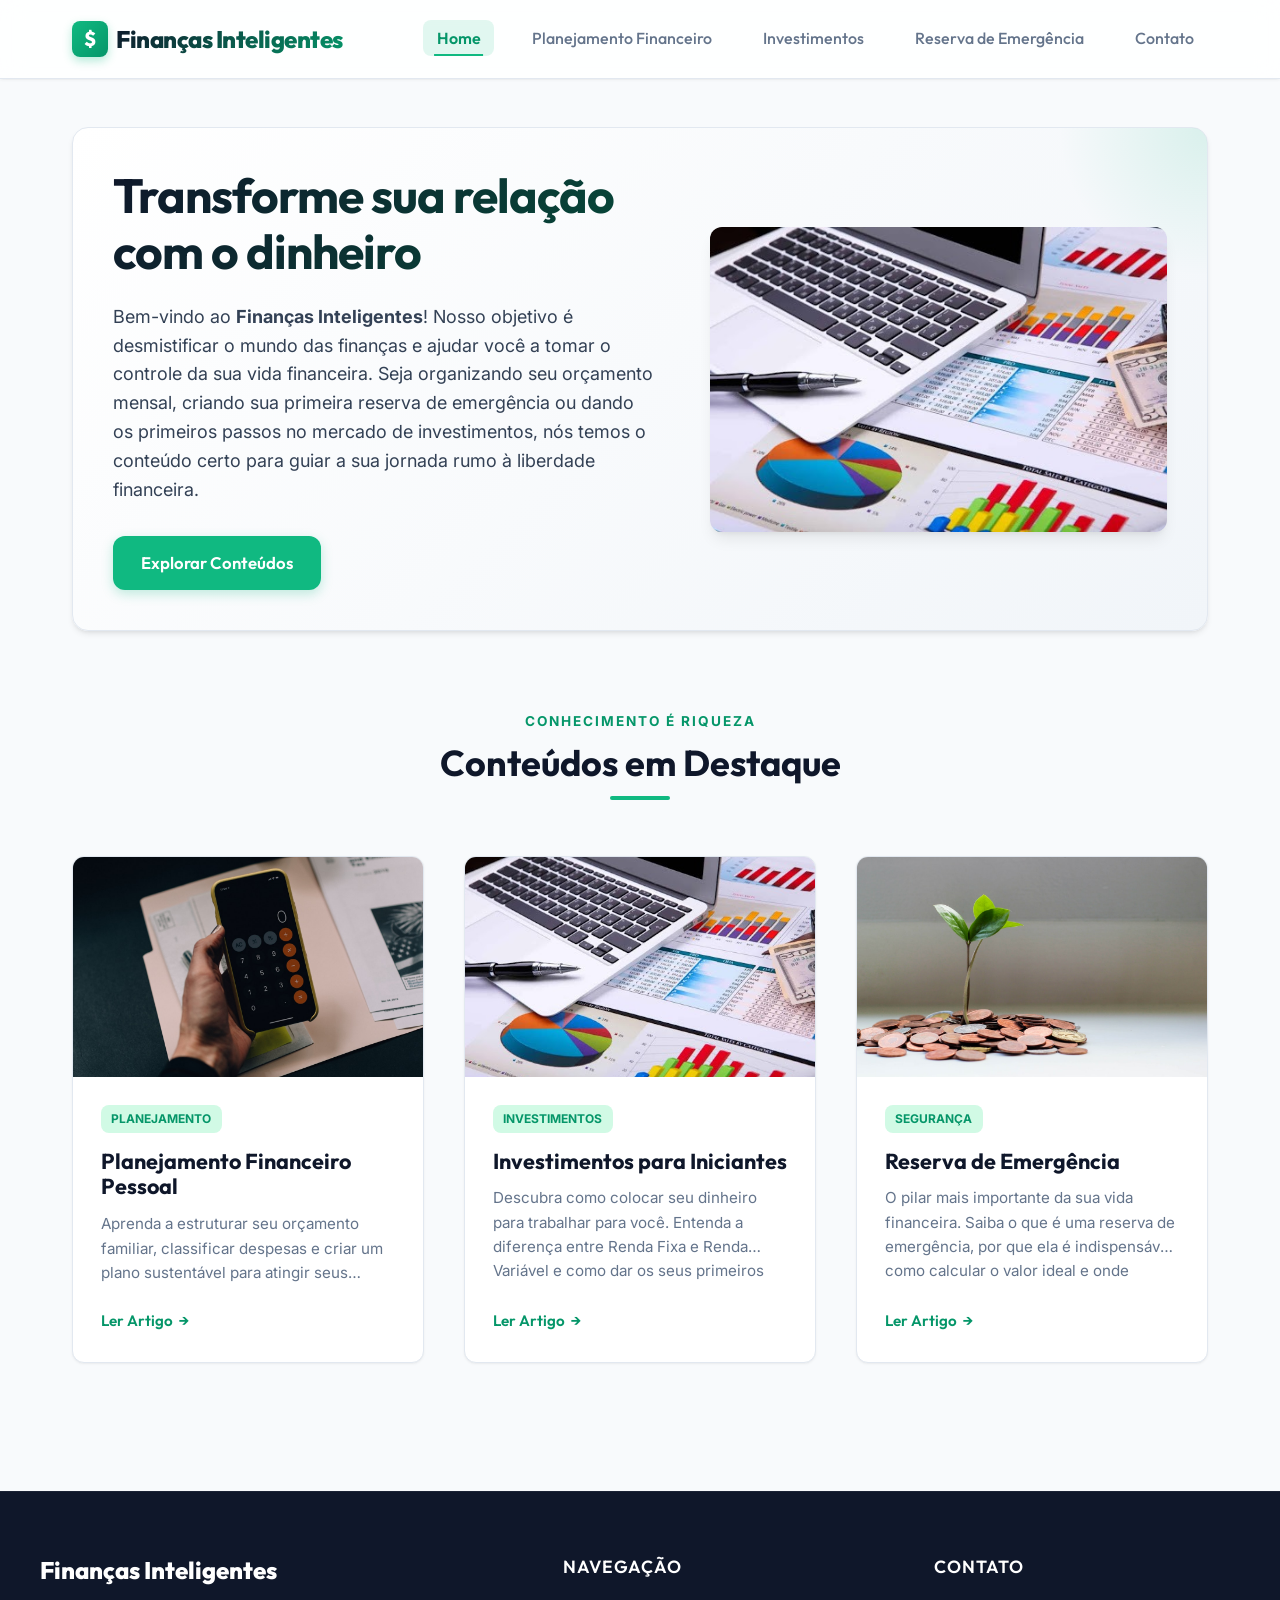
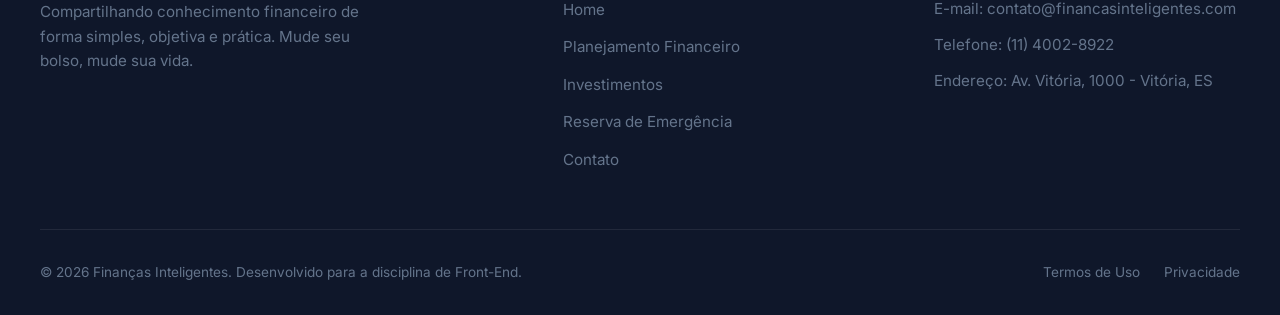
<file: index.html>
<!DOCTYPE html>
<html lang="pt-BR">
<head>
  <meta charset="UTF-8">
  <meta name="viewport" content="width=device-width, initial-scale=1.0">
  <meta name="description" content="Aprenda a controlar suas despesas, criar sua reserva de emergência e começar a investir. O blog Finanças Inteligentes te ajuda a conquistar a liberdade financeira.">
  <title>Finanças Inteligentes | Home</title>
  
  <!-- CSS Stylesheet -->
  <link rel="stylesheet" href="css/styles.css">
</head>
<body>

  <!-- Header & Navigation -->
  <header class="site-header">
    <div class="header-container">
      <div class="logo-wrapper">
        <a href="index.html" id="nav-logo">
          <span class="logo-icon">$</span>
          <span class="logo-text">Finanças Inteligentes</span>
        </a>
      </div>
      
      <!-- Mobile Toggle Button -->
      <button class="mobile-nav-toggle" aria-label="Abrir menu de navegação" id="menu-toggle">
        <span class="hamburger-bar"></span>
        <span class="hamburger-bar"></span>
        <span class="hamburger-bar"></span>
      </button>

      <!-- Main Navigation Menu -->
      <nav class="main-nav" id="main-navigation">
        <ul class="nav-list">
          <li><a href="index.html" class="nav-link active" id="link-home">Home</a></li>
          <li><a href="planejamento.html" class="nav-link" id="link-planejamento">Planejamento Financeiro</a></li>
          <li><a href="investimentos.html" class="nav-link" id="link-investimentos">Investimentos</a></li>
          <li><a href="reserva.html" class="nav-link" id="link-reserva">Reserva de Emergência</a></li>
          <li><a href="contato.html" class="nav-link" id="link-contato">Contato</a></li>
        </ul>
      </nav>
    </div>
  </header>

  <!-- Main Content Area -->
  <main class="main-content">
    
    <!-- Hero / Welcome Section -->
    <section class="hero-section" id="hero-intro">
      <div class="hero-text-content">
        <h1>Transforme sua relação com o dinheiro</h1>
        <p>
          Bem-vindo ao <strong>Finanças Inteligentes</strong>! Nosso objetivo é desmistificar o mundo das finanças e ajudar você a tomar o controle da sua vida financeira. Seja organizando seu orçamento mensal, criando sua primeira reserva de emergência ou dando os primeiros passos no mercado de investimentos, nós temos o conteúdo certo para guiar a sua jornada rumo à liberdade financeira.
        </p>
        <a href="#featured-articles" class="hero-cta-btn" id="cta-explore">Explorar Conteúdos</a>
      </div>
      <div class="hero-image-container">
        <!-- Main image provided by the user -->
        <img src="img/investimentos.jpg" alt="Gráficos financeiros sobrepostos a um laptop e notas de dinheiro no escritório" id="hero-main-img">
      </div>
    </section>

    <!-- Featured Section (Artigos em Destaque) -->
    <section class="featured-section" id="featured-articles">
      <div class="section-title-container">
        <span class="section-tag">Conhecimento é riqueza</span>
        <h2 class="section-title">Conteúdos em Destaque</h2>
      </div>

      <div class="featured-grid">
        
        <!-- Card 1: Planejamento Financeiro -->
        <article class="featured-card" id="card-planejamento">
          <a href="planejamento.html" class="card-image-link" id="img-link-planejamento">
            <img src="img/planejamento.jpg" alt="Mesa de escritório com calculadora, planilhas financeiras impressas, relatórios e óculos">
          </a>
          <div class="card-content-area">
            <span class="card-tag">Planejamento</span>
            <h3 class="card-title"><a href="planejamento.html">Planejamento Financeiro Pessoal</a></h3>
            <p class="card-description">
              Aprenda a estruturar seu orçamento familiar, classificar despesas e criar um plano sustentável para atingir seus objetivos de curto, médio e longo prazo sem complicação.
            </p>
            <a href="planejamento.html" class="card-read-more" id="read-planejamento">
              Ler Artigo <span>&rarr;</span>
            </a>
          </div>
        </article>

        <!-- Card 2: Investimentos -->
        <article class="featured-card" id="card-investimentos">
          <a href="investimentos.html" class="card-image-link" id="img-link-investimentos">
            <img src="img/investimentos.jpg" alt="Laptop mostrando análises gráficas e moedas de dólar no tampo da mesa representando investimentos">
          </a>
          <div class="card-content-area">
            <span class="card-tag">Investimentos</span>
            <h3 class="card-title"><a href="investimentos.html">Investimentos para Iniciantes</a></h3>
            <p class="card-description">
              Descubra como colocar seu dinheiro para trabalhar para você. Entenda a diferença entre Renda Fixa e Renda Variável e como dar os seus primeiros passos com segurança.
            </p>
            <a href="investimentos.html" class="card-read-more" id="read-investimentos">
              Ler Artigo <span>&rarr;</span>
            </a>
          </div>
        </article>

        <!-- Card 3: Reserva de Emergência -->
        <article class="featured-card" id="card-reserva">
          <a href="reserva.html" class="card-image-link" id="img-link-reserva">
            <img src="img/reserva.jpg" alt="Cofrinho dourado em formato de porquinho em cima de uma mesa de madeira">
          </a>
          <div class="card-content-area">
            <span class="card-tag">Segurança</span>
            <h3 class="card-title"><a href="reserva.html">Reserva de Emergência</a></h3>
            <p class="card-description">
              O pilar mais importante da sua vida financeira. Saiba o que é uma reserva de emergência, por que ela é indispensável, como calcular o valor ideal e onde aplicar.
            </p>
            <a href="reserva.html" class="card-read-more" id="read-reserva">
              Ler Artigo <span>&rarr;</span>
            </a>
          </div>
        </article>

      </div>
    </section>

  </main>

  <!-- Global Footer -->
  <footer class="site-footer">
    <div class="footer-container">
      <div class="footer-brand">
        <h3>Finanças Inteligentes</h3>
        <p>Compartilhando conhecimento financeiro de forma simples, objetiva e prática. Mude seu bolso, mude sua vida.</p>
      </div>
      <div class="footer-nav-col">
        <h4>Navegação</h4>
        <ul class="footer-links-list">
          <li><a href="index.html">Home</a></li>
          <li><a href="planejamento.html">Planejamento Financeiro</a></li>
          <li><a href="investimentos.html">Investimentos</a></li>
          <li><a href="reserva.html">Reserva de Emergência</a></li>
          <li><a href="contato.html">Contato</a></li>
        </ul>
      </div>
      <div class="footer-contact-col">
        <h4>Contato</h4>
        <div class="footer-contact-info">
          <p>E-mail: contato@financasinteligentes.com</p>
          <p>Telefone: (11) 4002-8922</p>
          <p>Endereço: Av. Vitória, 1000 - Vitória, ES</p>
        </div>
      </div>
    </div>
    <div class="footer-bottom">
      <p>&copy; 2026 Finanças Inteligentes. Desenvolvido para a disciplina de Front-End.</p>
      <div class="footer-bottom-links">
        <a href="#">Termos de Uso</a>
        <a href="#">Privacidade</a>
      </div>
    </div>
  </footer>

  <!-- JavaScript File -->
  <script src="js/main.js"></script>
</body>
</html>
</file>
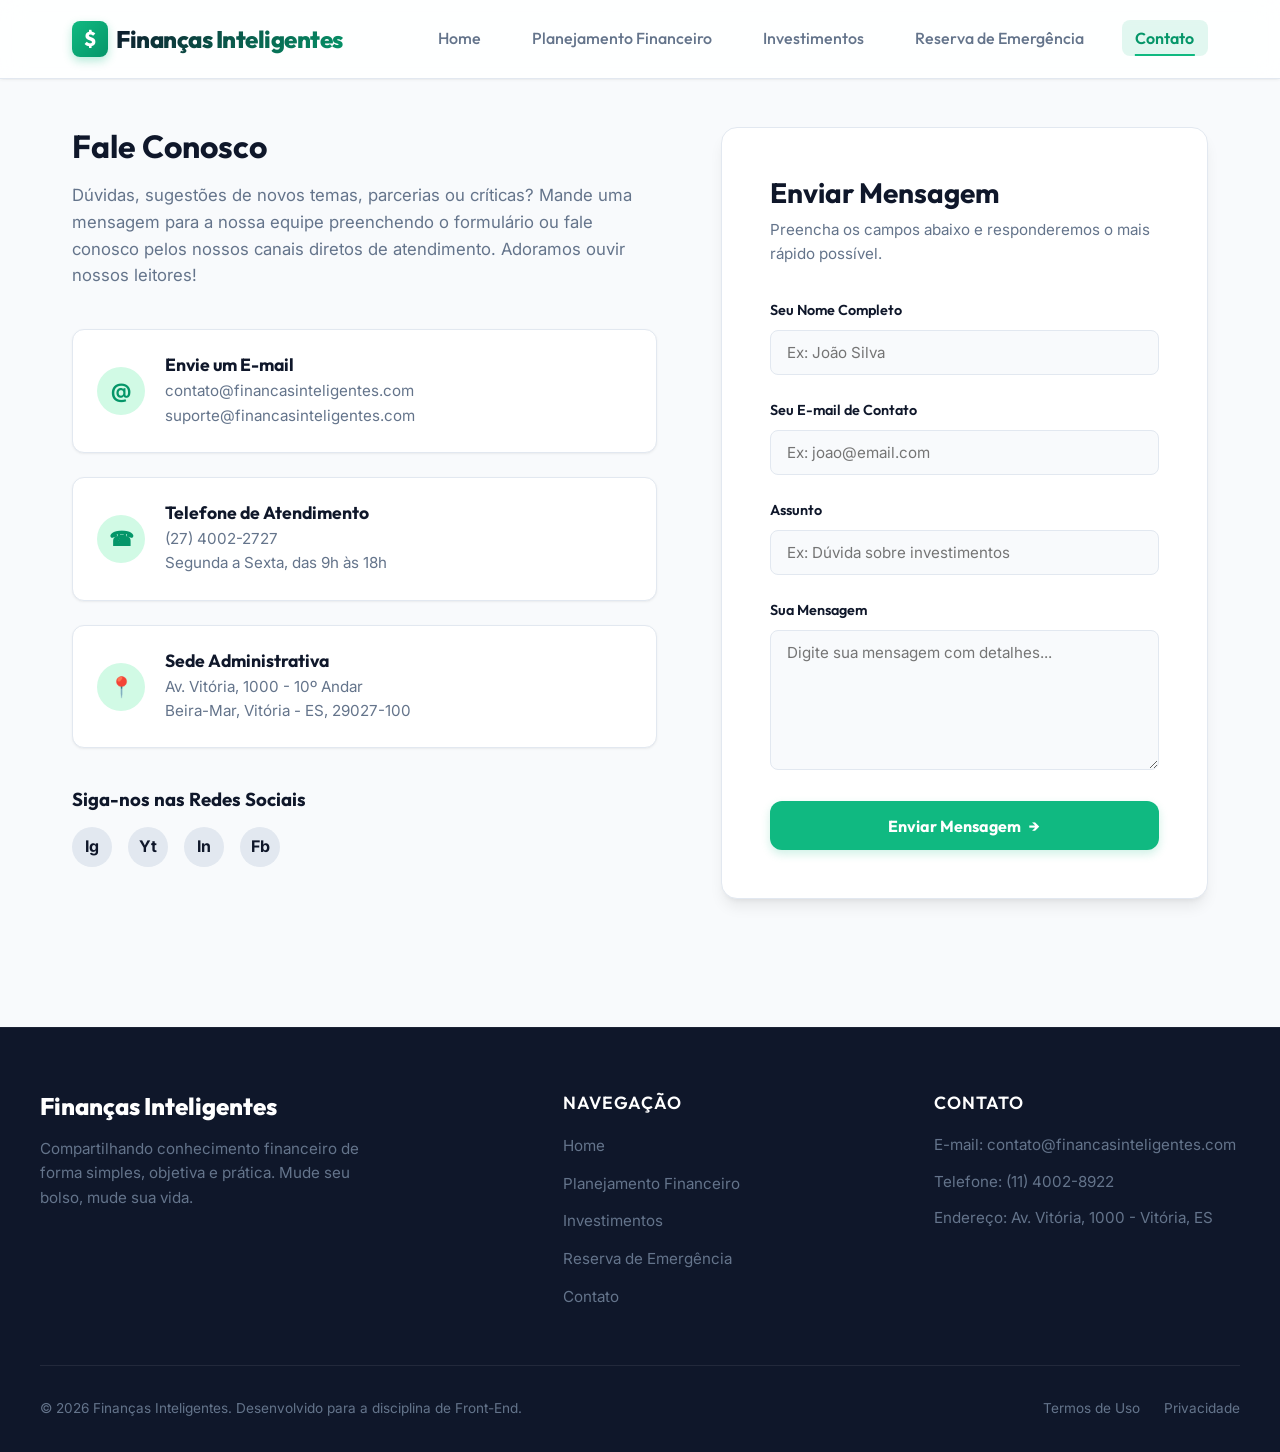
<file: contato.html>
<!DOCTYPE html>
<html lang="pt-BR">

<head>
  <meta charset="UTF-8">
  <meta name="viewport" content="width=device-width, initial-scale=1.0">
  <meta name="description"
    content="Fale conosco! Tem alguma dúvida, sugestão ou feedback sobre o blog Finanças Inteligentes? Entre em contato por formulário, e-mail ou telefone.">
  <title>Contato | Finanças Inteligentes</title>

  <!-- CSS Stylesheet -->
  <link rel="stylesheet" href="css/styles.css">
</head>

<body>

  <!-- Header & Navigation -->
  <header class="site-header">
    <div class="header-container">
      <div class="logo-wrapper">
        <a href="index.html" id="nav-logo">
          <span class="logo-icon">$</span>
          <span class="logo-text">Finanças Inteligentes</span>
        </a>
      </div>

      <!-- Mobile Toggle Button -->
      <button class="mobile-nav-toggle" aria-label="Abrir menu de navegação" id="menu-toggle">
        <span class="hamburger-bar"></span>
        <span class="hamburger-bar"></span>
        <span class="hamburger-bar"></span>
      </button>

      <!-- Main Navigation Menu -->
      <nav class="main-nav" id="main-navigation">
        <ul class="nav-list">
          <li><a href="index.html" class="nav-link" id="link-home">Home</a></li>
          <li><a href="planejamento.html" class="nav-link" id="link-planejamento">Planejamento Financeiro</a></li>
          <li><a href="investimentos.html" class="nav-link" id="link-investimentos">Investimentos</a></li>
          <li><a href="reserva.html" class="nav-link" id="link-reserva">Reserva de Emergência</a></li>
          <li><a href="contato.html" class="nav-link active" id="link-contato">Contato</a></li>
        </ul>
      </nav>
    </div>
  </header>

  <!-- Main Content Area -->
  <main class="main-content">

    <!-- Contact Layout Grid -->
    <div class="contact-layout">

      <!-- Left Column: Info -->
      <section class="contact-info-column" id="info-section">
        <div class="contact-intro">
          <h2>Fale Conosco</h2>
          <p>
            Dúvidas, sugestões de novos temas, parcerias ou críticas? Mande uma mensagem para a nossa equipe preenchendo
            o formulário ou fale conosco pelos nossos canais diretos de atendimento. Adoramos ouvir nossos leitores!
          </p>
        </div>

        <div class="contact-cards-container">

          <!-- Card 1: E-mail -->
          <div class="contact-detail-card" id="detail-card-email">
            <div class="contact-card-icon">@</div>
            <div class="contact-card-info">
              <h3>Envie um E-mail</h3>
              <p><a href="mailto:contato@financasinteligentes.com">contato@financasinteligentes.com</a></p>
              <p><a href="mailto:suporte@financasinteligentes.com">suporte@financasinteligentes.com</a></p>
            </div>
          </div>

          <!-- Card 2: Telefone -->
          <div class="contact-detail-card" id="detail-card-phone">
            <div class="contact-card-icon">&#9742;</div>
            <div class="contact-card-info">
              <h3>Telefone de Atendimento</h3>
              <p>(27) 4002-2727</p>
              <p>Segunda a Sexta, das 9h às 18h</p>
            </div>
          </div>

          <!-- Card 3: Localização -->
          <div class="contact-detail-card" id="detail-card-location">
            <div class="contact-card-icon">&#128205;</div>
            <div class="contact-card-info">
              <h3>Sede Administrativa</h3>
              <p>Av. Vitória, 1000 - 10º Andar</p>
              <p>Beira-Mar, Vitória - ES, 29027-100</p>
            </div>
          </div>

        </div>

        <!-- Social Media Area -->
        <div class="social-links-area">
          <h3>Siga-nos nas Redes Sociais</h3>
          <div class="social-links-container">
            <a href="#" class="social-circle-btn" aria-label="Acessar Instagram" id="social-instagram">Ig</a>
            <a href="#" class="social-circle-btn" aria-label="Acessar YouTube" id="social-youtube">Yt</a>
            <a href="#" class="social-circle-btn" aria-label="Acessar LinkedIn" id="social-linkedin">In</a>
            <a href="#" class="social-circle-btn" aria-label="Acessar Facebook" id="social-facebook">Fb</a>
          </div>
        </div>
      </section>

      <!-- Right Column: Form -->
      <section class="contact-form-column" id="form-section">
        <div class="contact-form-card">
          <h2>Enviar Mensagem</h2>
          <p class="form-subtitle">Preencha os campos abaixo e responderemos o mais rápido possível.</p>

          <!-- Contact Form -->
          <form id="contact-form">

            <div class="form-group">
              <label for="form-name" class="form-label">Seu Nome Completo</label>
              <input type="text" id="form-name" class="form-input" placeholder="Ex: João Silva" required>
            </div>

            <div class="form-group">
              <label for="form-email" class="form-label">Seu E-mail de Contato</label>
              <input type="email" id="form-email" class="form-input" placeholder="Ex: joao@email.com" required>
            </div>

            <div class="form-group">
              <label for="form-subject" class="form-label">Assunto</label>
              <input type="text" id="form-subject" class="form-input" placeholder="Ex: Dúvida sobre investimentos"
                required>
            </div>

            <div class="form-group">
              <label for="form-message" class="form-label">Sua Mensagem</label>
              <textarea id="form-message" class="form-textarea" placeholder="Digite sua mensagem com detalhes..."
                required></textarea>
            </div>

            <button type="submit" class="form-submit-btn" id="btn-submit-message">
              <span>Enviar Mensagem</span>
              <span>&rarr;</span>
            </button>

          </form>
        </div>
      </section>

    </div>

  </main>

  <!-- Global Footer -->
  <footer class="site-footer">
    <div class="footer-container">
      <div class="footer-brand">
        <h3>Finanças Inteligentes</h3>
        <p>Compartilhando conhecimento financeiro de forma simples, objetiva e prática. Mude seu bolso, mude sua vida.
        </p>
      </div>
      <div class="footer-nav-col">
        <h4>Navegação</h4>
        <ul class="footer-links-list">
          <li><a href="index.html">Home</a></li>
          <li><a href="planejamento.html">Planejamento Financeiro</a></li>
          <li><a href="investimentos.html">Investimentos</a></li>
          <li><a href="reserva.html">Reserva de Emergência</a></li>
          <li><a href="contato.html">Contato</a></li>
        </ul>
      </div>
      <div class="footer-contact-col">
        <h4>Contato</h4>
        <div class="footer-contact-info">
          <p>E-mail: contato@financasinteligentes.com</p>
          <p>Telefone: (11) 4002-8922</p>
          <p>Endereço: Av. Vitória, 1000 - Vitória, ES</p>
        </div>
      </div>
    </div>
    <div class="footer-bottom">
      <p>&copy; 2026 Finanças Inteligentes. Desenvolvido para a disciplina de Front-End.</p>
      <div class="footer-bottom-links">
        <a href="#">Termos de Uso</a>
        <a href="#">Privacidade</a>
      </div>
    </div>
  </footer>

  <!-- JavaScript File -->
  <script src="js/main.js"></script>
</body>

</html>
</file>
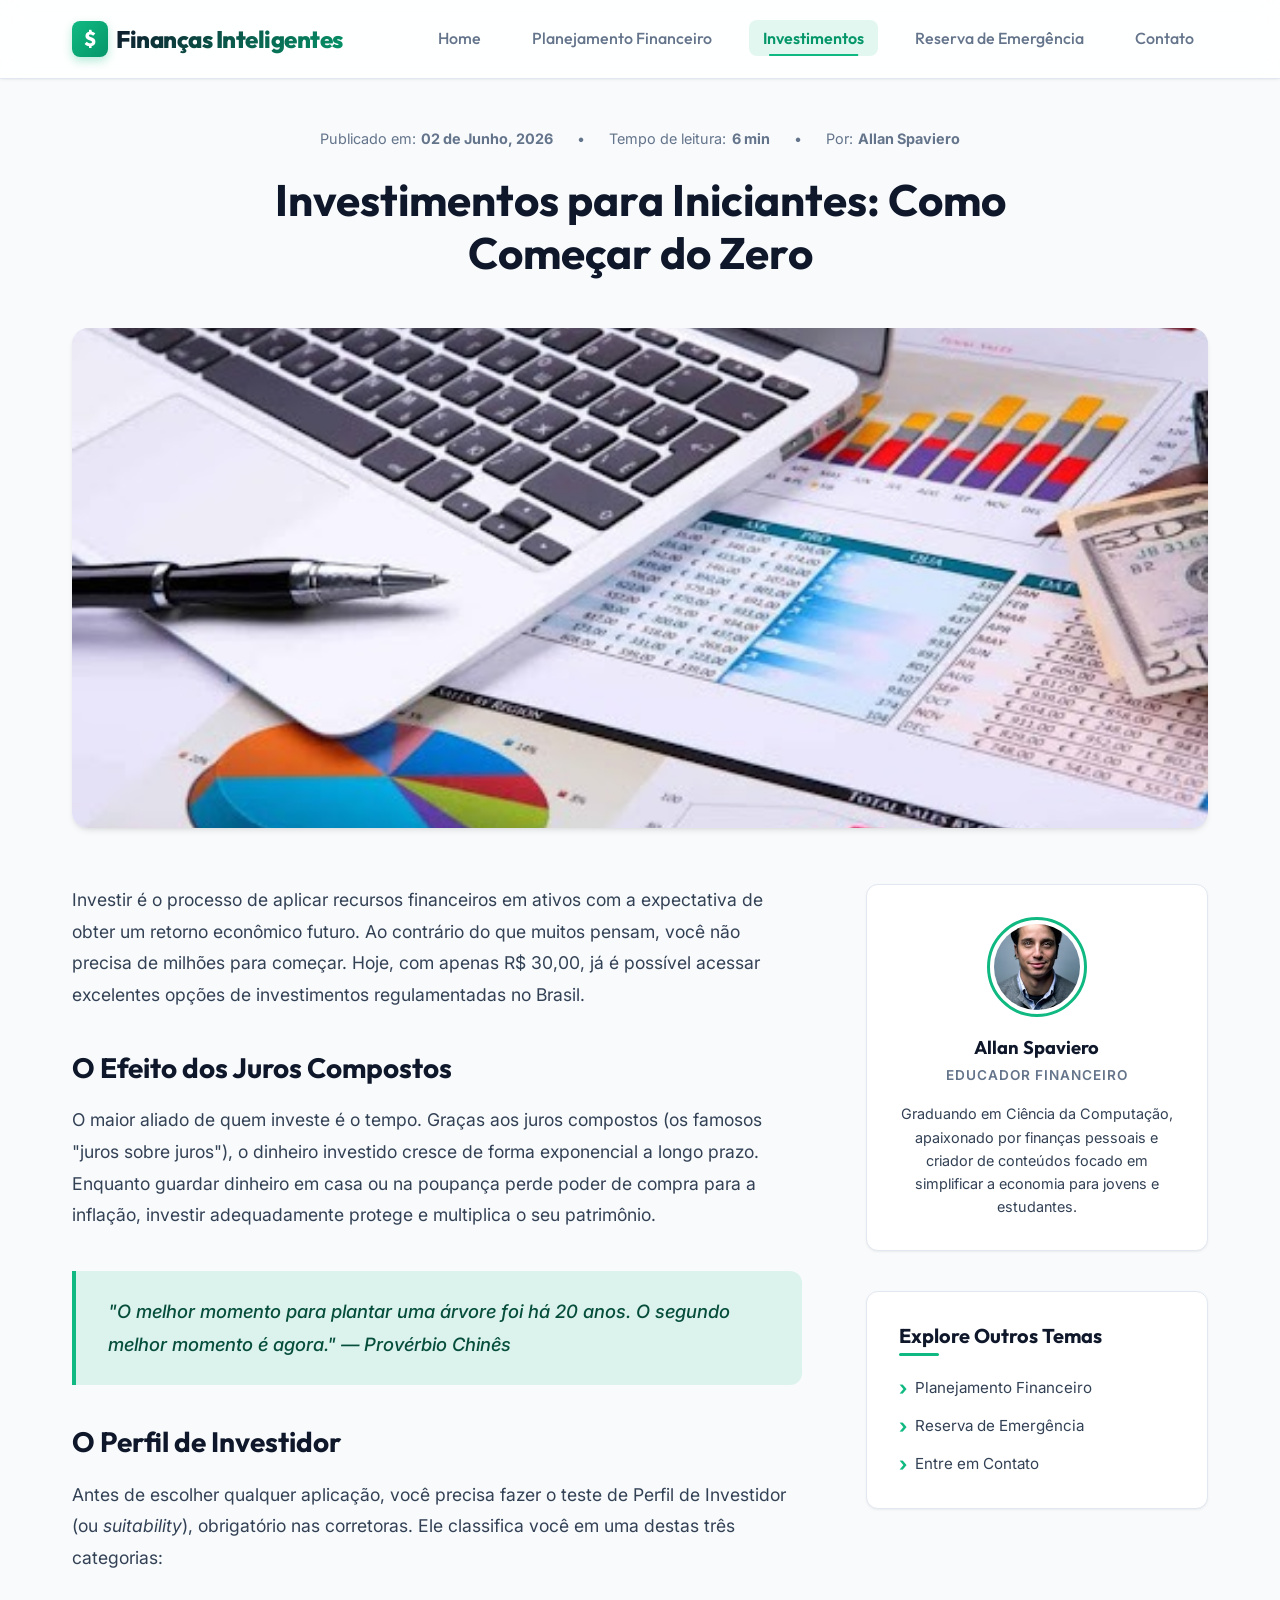
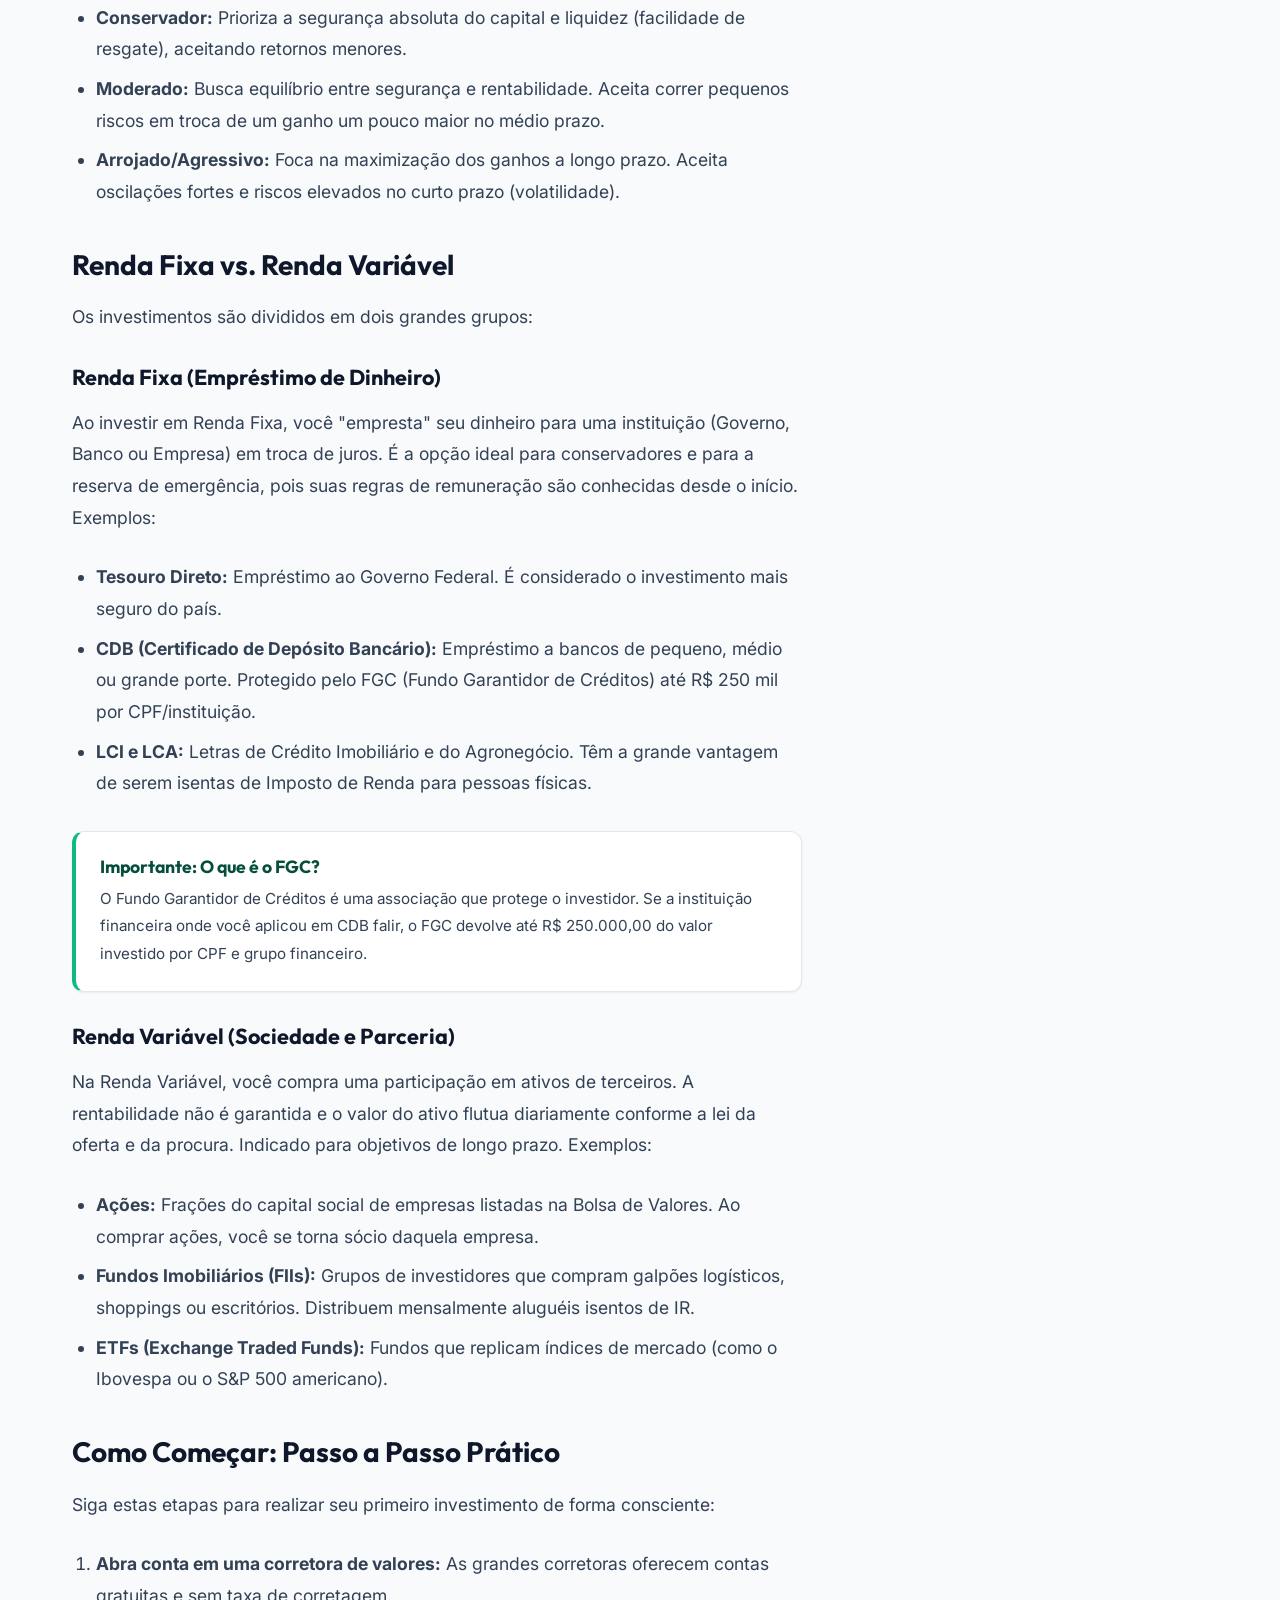
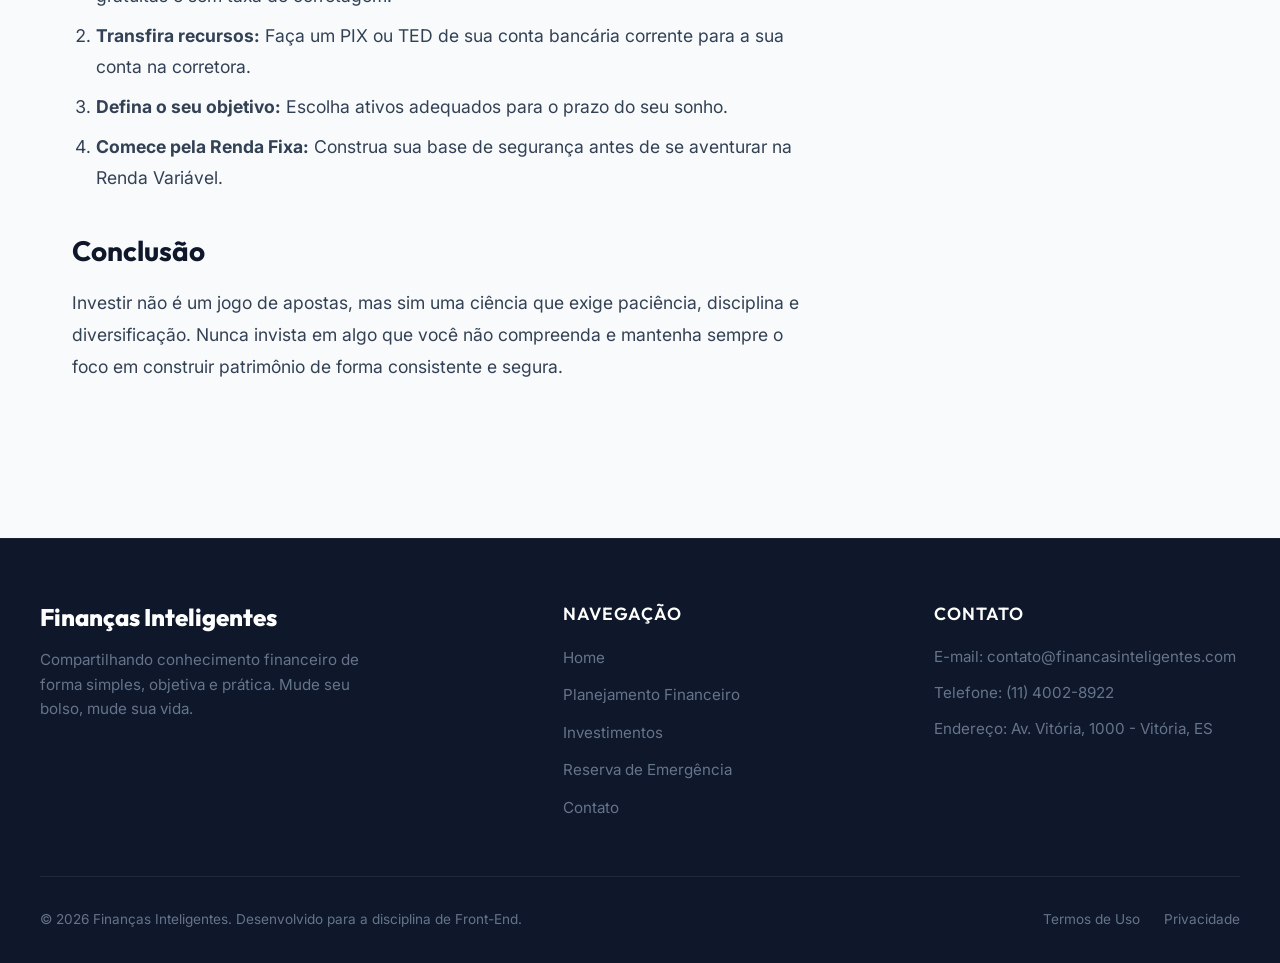
<file: investimentos.html>
<!DOCTYPE html>
<html lang="pt-BR">
<head>
  <meta charset="UTF-8">
  <meta name="viewport" content="width=device-width, initial-scale=1.0">
  <meta name="description" content="Guia completo de Investimentos para Iniciantes. Aprenda a diferença entre Renda Fixa e Renda Variável e saiba por onde começar.">
  <title>Investimentos para Iniciantes | Finanças Inteligentes</title>
  
  <!-- CSS Stylesheet -->
  <link rel="stylesheet" href="css/styles.css">
</head>
<body>

  <!-- Header & Navigation -->
  <header class="site-header">
    <div class="header-container">
      <div class="logo-wrapper">
        <a href="index.html" id="nav-logo">
          <span class="logo-icon">$</span>
          <span class="logo-text">Finanças Inteligentes</span>
        </a>
      </div>
      
      <!-- Mobile Toggle Button -->
      <button class="mobile-nav-toggle" aria-label="Abrir menu de navegação" id="menu-toggle">
        <span class="hamburger-bar"></span>
        <span class="hamburger-bar"></span>
        <span class="hamburger-bar"></span>
      </button>

      <!-- Main Navigation Menu -->
      <nav class="main-nav" id="main-navigation">
        <ul class="nav-list">
          <li><a href="index.html" class="nav-link" id="link-home">Home</a></li>
          <li><a href="planejamento.html" class="nav-link" id="link-planejamento">Planejamento Financeiro</a></li>
          <li><a href="investimentos.html" class="nav-link active" id="link-investimentos">Investimentos</a></li>
          <li><a href="reserva.html" class="nav-link" id="link-reserva">Reserva de Emergência</a></li>
          <li><a href="contato.html" class="nav-link" id="link-contato">Contato</a></li>
        </ul>
      </nav>
    </div>
  </header>

  <!-- Main Content Area -->
  <main class="main-content">
    
    <!-- Article Header -->
    <header class="article-header">
      <div class="article-meta">
        <span>Publicado em: <strong>02 de Junho, 2026</strong></span>
        <span>&bull;</span>
        <span>Tempo de leitura: <strong>6 min</strong></span>
        <span>&bull;</span>
        <span>Por: <strong>Allan Spaviero</strong></span>
      </div>
      <h1 class="article-title">Investimentos para Iniciantes: Como Começar do Zero</h1>
    </header>

    <!-- Main Banner Image (Using the image uploaded by the user) -->
    <img src="img/investimentos.jpg" alt="Gráficos financeiros impressos, laptop, caneta e notas de dólar na mesa de escritório" class="article-banner" id="banner-investimentos">

    <!-- Article Layout with Sidebar -->
    <div class="article-layout">
      
      <!-- Left Column: Content -->
      <article class="article-body" id="article-content">
        <p>
          Investir é o processo de aplicar recursos financeiros em ativos com a expectativa de obter um retorno econômico futuro. Ao contrário do que muitos pensam, você não precisa de milhões para começar. Hoje, com apenas R$ 30,00, já é possível acessar excelentes opções de investimentos regulamentadas no Brasil.
        </p>

        <h2>O Efeito dos Juros Compostos</h2>
        <p>
          O maior aliado de quem investe é o tempo. Graças aos juros compostos (os famosos "juros sobre juros"), o dinheiro investido cresce de forma exponencial a longo prazo. Enquanto guardar dinheiro em casa ou na poupança perde poder de compra para a inflação, investir adequadamente protege e multiplica o seu patrimônio.
        </p>

        <blockquote>
          <p>"O melhor momento para plantar uma árvore foi há 20 anos. O segundo melhor momento é agora." — Provérbio Chinês</p>
        </blockquote>

        <h2>O Perfil de Investidor</h2>
        <p>
          Antes de escolher qualquer aplicação, você precisa fazer o teste de Perfil de Investidor (ou <em>suitability</em>), obrigatório nas corretoras. Ele classifica você em uma destas três categorias:
        </p>
        <ul>
          <li><strong>Conservador:</strong> Prioriza a segurança absoluta do capital e liquidez (facilidade de resgate), aceitando retornos menores.</li>
          <li><strong>Moderado:</strong> Busca equilíbrio entre segurança e rentabilidade. Aceita correr pequenos riscos em troca de um ganho um pouco maior no médio prazo.</li>
          <li><strong>Arrojado/Agressivo:</strong> Foca na maximização dos ganhos a longo prazo. Aceita oscilações fortes e riscos elevados no curto prazo (volatilidade).</li>
        </ul>

        <h2>Renda Fixa vs. Renda Variável</h2>
        <p>
          Os investimentos são divididos em dois grandes grupos:
        </p>

        <h3>Renda Fixa (Empréstimo de Dinheiro)</h3>
        <p>
          Ao investir em Renda Fixa, você "empresta" seu dinheiro para uma instituição (Governo, Banco ou Empresa) em troca de juros. É a opção ideal para conservadores e para a reserva de emergência, pois suas regras de remuneração são conhecidas desde o início. Exemplos:
        </p>
        <ul>
          <li><strong>Tesouro Direto:</strong> Empréstimo ao Governo Federal. É considerado o investimento mais seguro do país.</li>
          <li><strong>CDB (Certificado de Depósito Bancário):</strong> Empréstimo a bancos de pequeno, médio ou grande porte. Protegido pelo FGC (Fundo Garantidor de Créditos) até R$ 250 mil por CPF/instituição.</li>
          <li><strong>LCI e LCA:</strong> Letras de Crédito Imobiliário e do Agronegócio. Têm a grande vantagem de serem isentas de Imposto de Renda para pessoas físicas.</li>
        </ul>

        <div class="info-box">
          <h4>Importante: O que é o FGC?</h4>
          <p>O Fundo Garantidor de Créditos é uma associação que protege o investidor. Se a instituição financeira onde você aplicou em CDB falir, o FGC devolve até R$ 250.000,00 do valor investido por CPF e grupo financeiro.</p>
        </div>

        <h3>Renda Variável (Sociedade e Parceria)</h3>
        <p>
          Na Renda Variável, você compra uma participação em ativos de terceiros. A rentabilidade não é garantida e o valor do ativo flutua diariamente conforme a lei da oferta e da procura. Indicado para objetivos de longo prazo. Exemplos:
        </p>
        <ul>
          <li><strong>Ações:</strong> Frações do capital social de empresas listadas na Bolsa de Valores. Ao comprar ações, você se torna sócio daquela empresa.</li>
          <li><strong>Fundos Imobiliários (FIIs):</strong> Grupos de investidores que compram galpões logísticos, shoppings ou escritórios. Distribuem mensalmente aluguéis isentos de IR.</li>
          <li><strong>ETFs (Exchange Traded Funds):</strong> Fundos que replicam índices de mercado (como o Ibovespa ou o S&P 500 americano).</li>
        </ul>

        <h2>Como Começar: Passo a Passo Prático</h2>
        <p>
          Siga estas etapas para realizar seu primeiro investimento de forma consciente:
        </p>
        <ol>
          <li><strong>Abra conta em uma corretora de valores:</strong> As grandes corretoras oferecem contas gratuitas e sem taxa de corretagem.</li>
          <li><strong>Transfira recursos:</strong> Faça um PIX ou TED de sua conta bancária corrente para a sua conta na corretora.</li>
          <li><strong>Defina o seu objetivo:</strong> Escolha ativos adequados para o prazo do seu sonho.</li>
          <li><strong>Comece pela Renda Fixa:</strong> Construa sua base de segurança antes de se aventurar na Renda Variável.</li>
        </ol>

        <h2>Conclusão</h2>
        <p>
          Investir não é um jogo de apostas, mas sim uma ciência que exige paciência, disciplina e diversificação. Nunca invista em algo que você não compreenda e mantenha sempre o foco em construir patrimônio de forma consistente e segura.
        </p>
      </article>

      <!-- Right Column: Sidebar -->
      <aside class="sidebar">
        
        <!-- Author Widget -->
        <section class="sidebar-widget about-author-widget" id="author-widget">
          <img src="img/avatar.jpg" alt="Avatar do Autor Allan Spaviero" class="author-avatar">
          <h3 class="author-name">Allan Spaviero</h3>
          <p class="author-title">Educador Financeiro</p>
          <p class="author-bio">
            Graduando em Ciência da Computação, apaixonado por finanças pessoais e criador de conteúdos focado em simplificar a economia para jovens e estudantes.
          </p>
        </section>

        <!-- Navigation Widget -->
        <section class="sidebar-widget" id="links-widget">
          <h3 class="widget-title">Explore Outros Temas</h3>
          <ul class="widget-links-list">
            <li class="widget-link-item"><a href="planejamento.html">Planejamento Financeiro</a></li>
            <li class="widget-link-item"><a href="reserva.html">Reserva de Emergência</a></li>
            <li class="widget-link-item"><a href="contato.html">Entre em Contato</a></li>
          </ul>
        </section>

      </aside>

    </div>

  </main>

  <!-- Global Footer -->
  <footer class="site-footer">
    <div class="footer-container">
      <div class="footer-brand">
        <h3>Finanças Inteligentes</h3>
        <p>Compartilhando conhecimento financeiro de forma simples, objetiva e prática. Mude seu bolso, mude sua vida.</p>
      </div>
      <div class="footer-nav-col">
        <h4>Navegação</h4>
        <ul class="footer-links-list">
          <li><a href="index.html">Home</a></li>
          <li><a href="planejamento.html">Planejamento Financeiro</a></li>
          <li><a href="investimentos.html">Investimentos</a></li>
          <li><a href="reserva.html">Reserva de Emergência</a></li>
          <li><a href="contato.html">Contato</a></li>
        </ul>
      </div>
      <div class="footer-contact-col">
        <h4>Contato</h4>
        <div class="footer-contact-info">
          <p>E-mail: contato@financasinteligentes.com</p>
          <p>Telefone: (11) 4002-8922</p>
          <p>Endereço: Av. Vitória, 1000 - Vitória, ES</p>
        </div>
      </div>
    </div>
    <div class="footer-bottom">
      <p>&copy; 2026 Finanças Inteligentes. Desenvolvido para a disciplina de Front-End.</p>
      <div class="footer-bottom-links">
        <a href="#">Termos de Uso</a>
        <a href="#">Privacidade</a>
      </div>
    </div>
  </footer>

  <!-- JavaScript File -->
  <script src="js/main.js"></script>
</body>
</html>
</file>
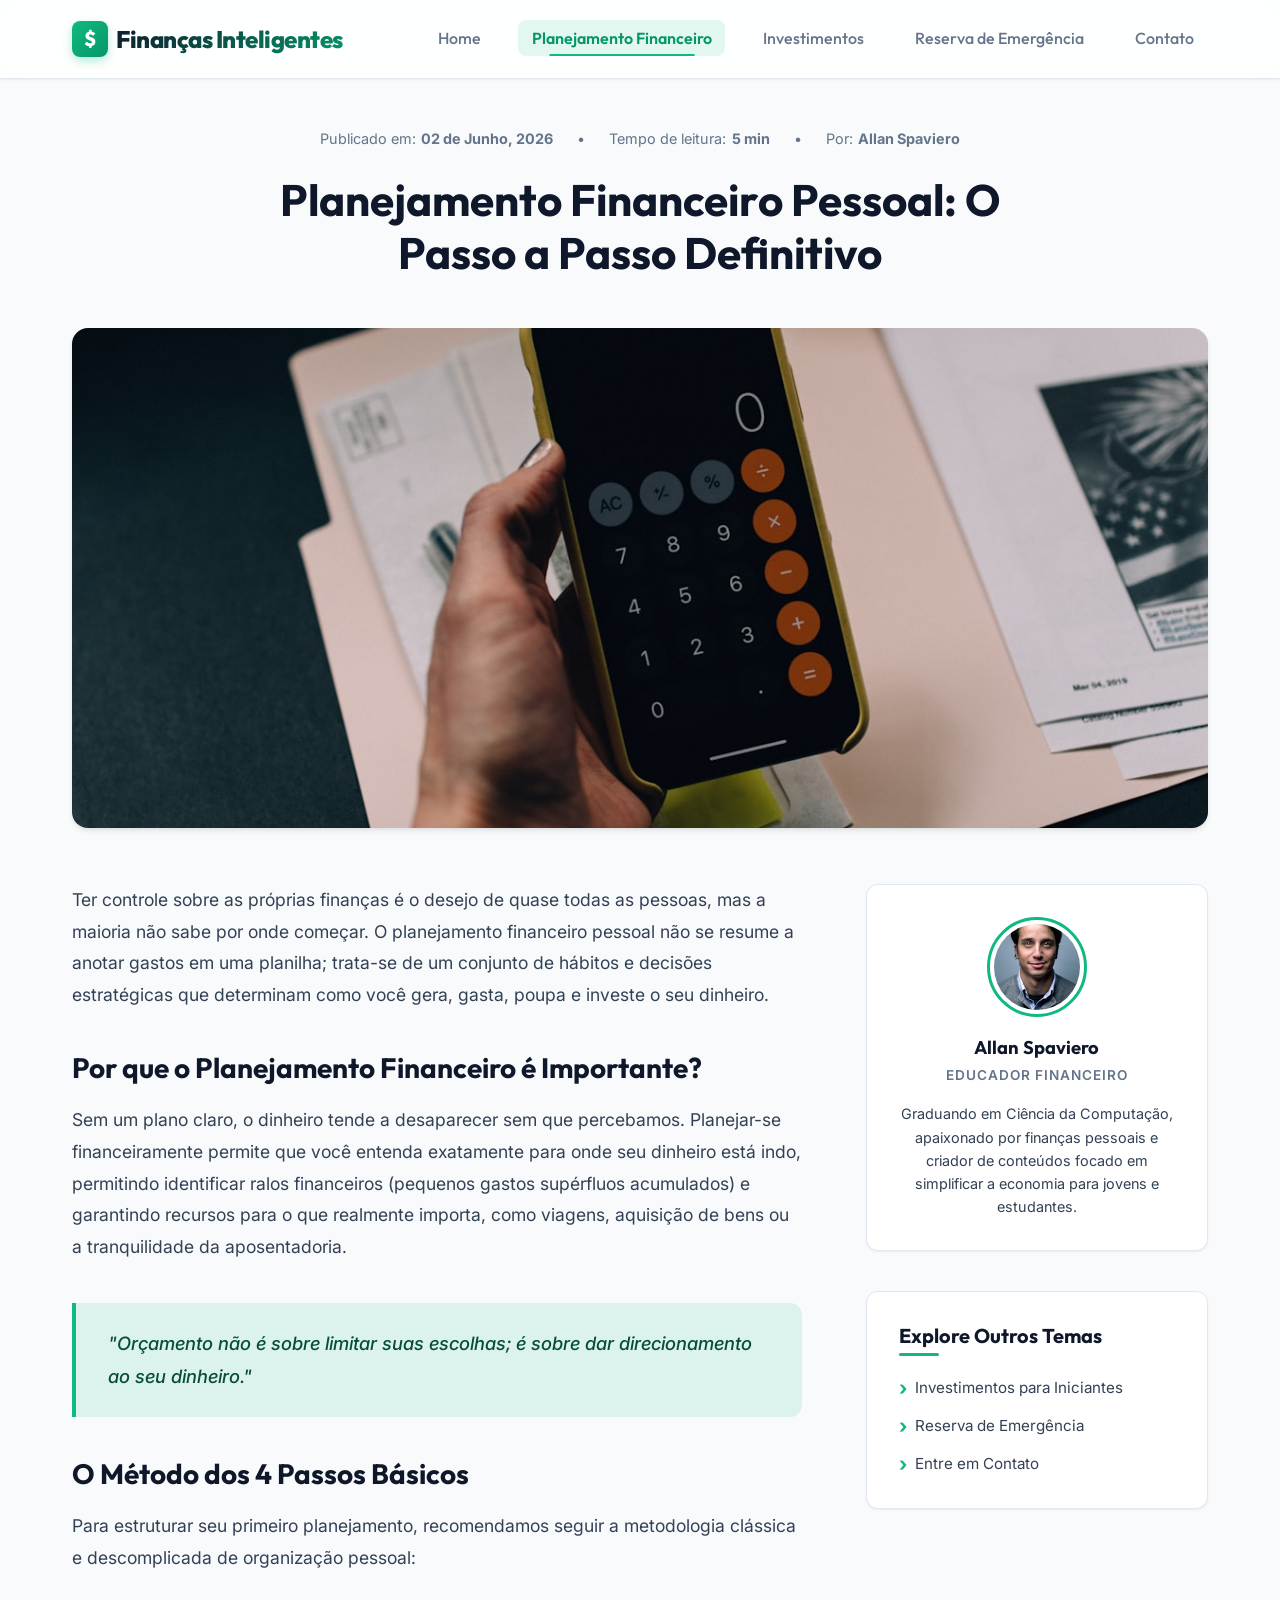
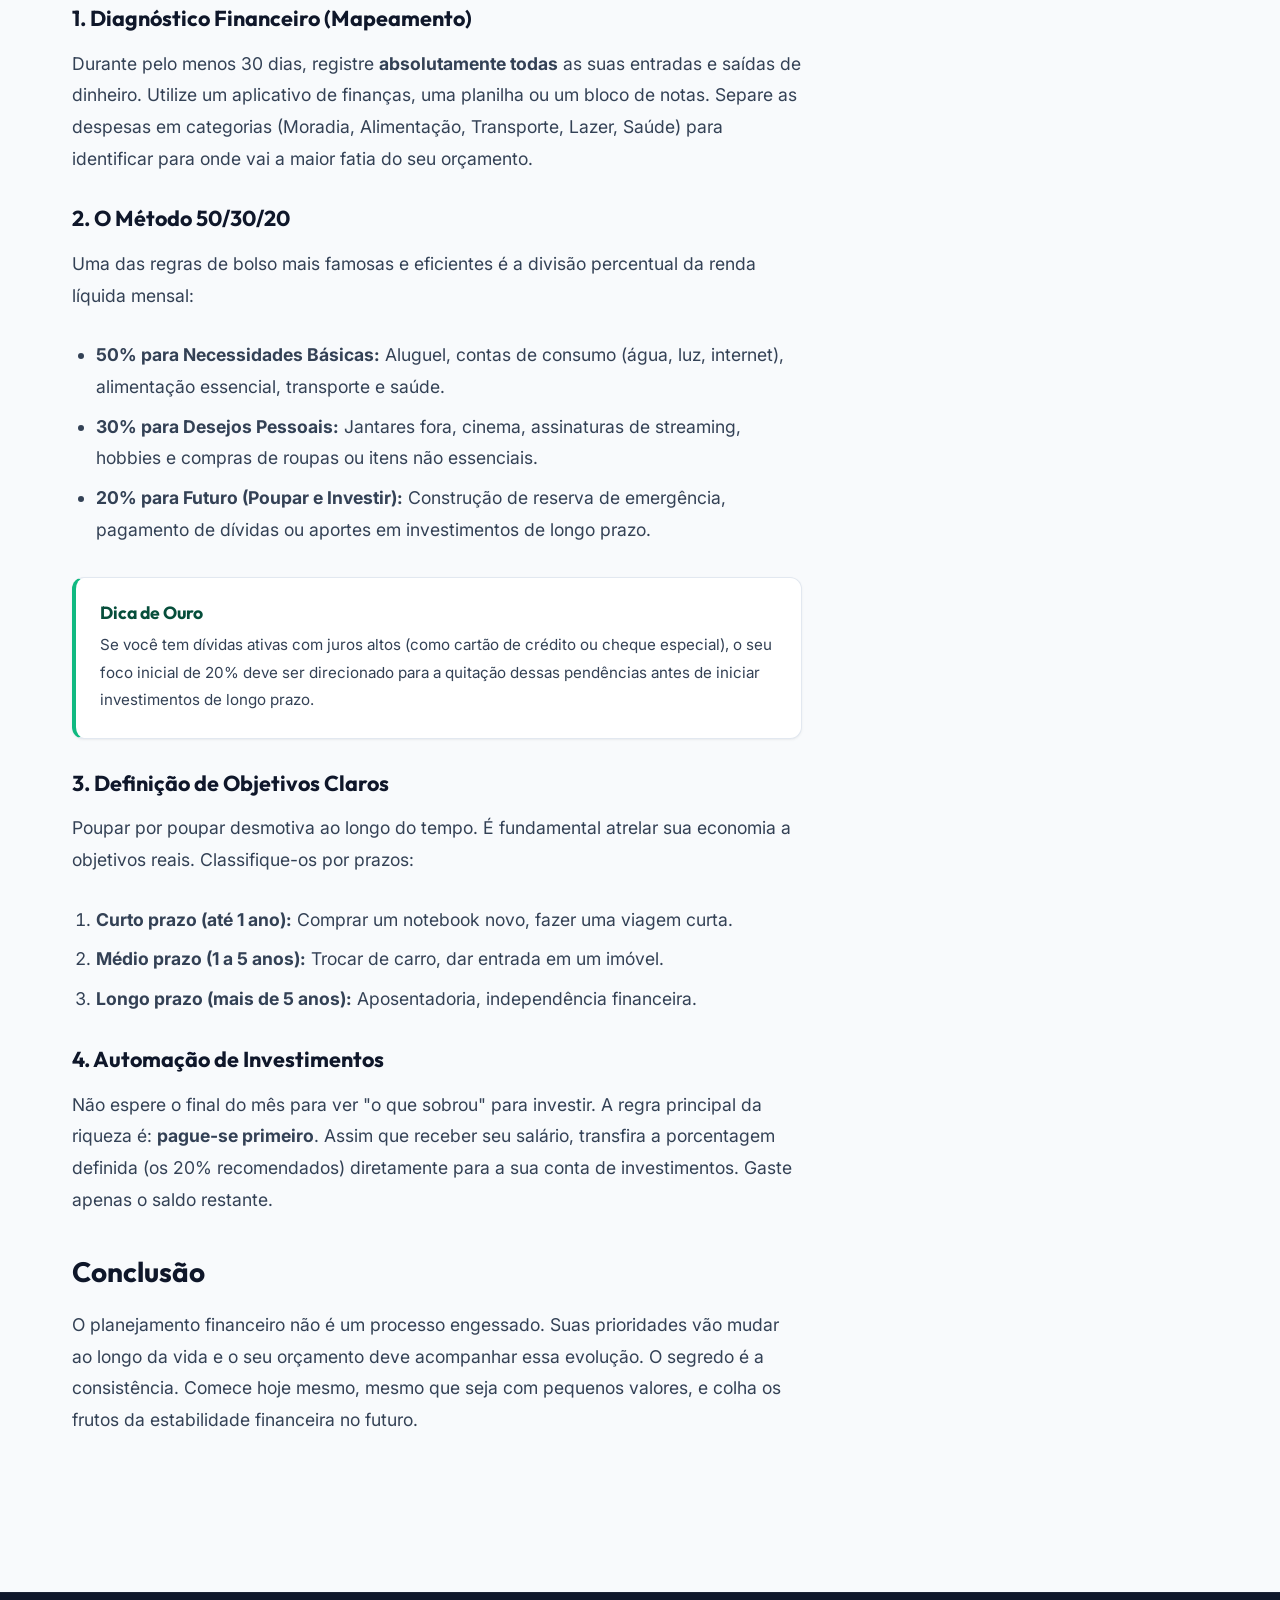
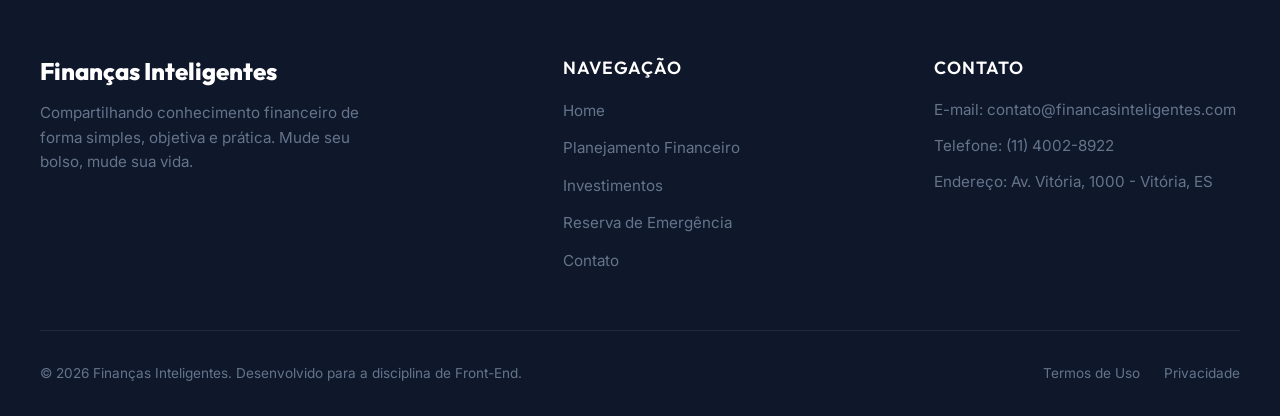
<file: planejamento.html>
<!DOCTYPE html>
<html lang="pt-BR">
<head>
  <meta charset="UTF-8">
  <meta name="viewport" content="width=device-width, initial-scale=1.0">
  <meta name="description" content="Guia completo de Planejamento Financeiro Pessoal. Aprenda a organizar suas contas, cortar gastos e poupar dinheiro de forma eficiente.">
  <title>Planejamento Financeiro Pessoal | Finanças Inteligentes</title>
  
  <!-- CSS Stylesheet -->
  <link rel="stylesheet" href="css/styles.css">
</head>
<body>

  <!-- Header & Navigation -->
  <header class="site-header">
    <div class="header-container">
      <div class="logo-wrapper">
        <a href="index.html" id="nav-logo">
          <span class="logo-icon">$</span>
          <span class="logo-text">Finanças Inteligentes</span>
        </a>
      </div>
      
      <!-- Mobile Toggle Button -->
      <button class="mobile-nav-toggle" aria-label="Abrir menu de navegação" id="menu-toggle">
        <span class="hamburger-bar"></span>
        <span class="hamburger-bar"></span>
        <span class="hamburger-bar"></span>
      </button>

      <!-- Main Navigation Menu -->
      <nav class="main-nav" id="main-navigation">
        <ul class="nav-list">
          <li><a href="index.html" class="nav-link" id="link-home">Home</a></li>
          <li><a href="planejamento.html" class="nav-link active" id="link-planejamento">Planejamento Financeiro</a></li>
          <li><a href="investimentos.html" class="nav-link" id="link-investimentos">Investimentos</a></li>
          <li><a href="reserva.html" class="nav-link" id="link-reserva">Reserva de Emergência</a></li>
          <li><a href="contato.html" class="nav-link" id="link-contato">Contato</a></li>
        </ul>
      </nav>
    </div>
  </header>

  <!-- Main Content Area -->
  <main class="main-content">
    
    <!-- Article Header -->
    <header class="article-header">
      <div class="article-meta">
        <span>Publicado em: <strong>02 de Junho, 2026</strong></span>
        <span>&bull;</span>
        <span>Tempo de leitura: <strong>5 min</strong></span>
        <span>&bull;</span>
        <span>Por: <strong>Allan Spaviero</strong></span>
      </div>
      <h1 class="article-title">Planejamento Financeiro Pessoal: O Passo a Passo Definitivo</h1>
    </header>

    <!-- Main Banner Image -->
    <img src="img/planejamento.jpg" alt="Mesa de escritório com calculadora, planilhas financeiras impressas, relatórios e óculos" class="article-banner" id="banner-planejamento">

    <!-- Article Layout with Sidebar -->
    <div class="article-layout">
      
      <!-- Left Column: Content -->
      <article class="article-body" id="article-content">
        <p>
          Ter controle sobre as próprias finanças é o desejo de quase todas as pessoas, mas a maioria não sabe por onde começar. O planejamento financeiro pessoal não se resume a anotar gastos em uma planilha; trata-se de um conjunto de hábitos e decisões estratégicas que determinam como você gera, gasta, poupa e investe o seu dinheiro.
        </p>

        <h2>Por que o Planejamento Financeiro é Importante?</h2>
        <p>
          Sem um plano claro, o dinheiro tende a desaparecer sem que percebamos. Planejar-se financeiramente permite que você entenda exatamente para onde seu dinheiro está indo, permitindo identificar ralos financeiros (pequenos gastos supérfluos acumulados) e garantindo recursos para o que realmente importa, como viagens, aquisição de bens ou a tranquilidade da aposentadoria.
        </p>

        <blockquote>
          <p>"Orçamento não é sobre limitar suas escolhas; é sobre dar direcionamento ao seu dinheiro."</p>
        </blockquote>

        <h2>O Método dos 4 Passos Básicos</h2>
        <p>
          Para estruturar seu primeiro planejamento, recomendamos seguir a metodologia clássica e descomplicada de organização pessoal:
        </p>

        <h3>1. Diagnóstico Financeiro (Mapeamento)</h3>
        <p>
          Durante pelo menos 30 dias, registre <strong>absolutamente todas</strong> as suas entradas e saídas de dinheiro. Utilize um aplicativo de finanças, uma planilha ou um bloco de notas. Separe as despesas em categorias (Moradia, Alimentação, Transporte, Lazer, Saúde) para identificar para onde vai a maior fatia do seu orçamento.
        </p>

        <h3>2. O Método 50/30/20</h3>
        <p>
          Uma das regras de bolso mais famosas e eficientes é a divisão percentual da renda líquida mensal:
        </p>
        <ul>
          <li><strong>50% para Necessidades Básicas:</strong> Aluguel, contas de consumo (água, luz, internet), alimentação essencial, transporte e saúde.</li>
          <li><strong>30% para Desejos Pessoais:</strong> Jantares fora, cinema, assinaturas de streaming, hobbies e compras de roupas ou itens não essenciais.</li>
          <li><strong>20% para Futuro (Poupar e Investir):</strong> Construção de reserva de emergência, pagamento de dívidas ou aportes em investimentos de longo prazo.</li>
        </ul>

        <div class="info-box">
          <h4>Dica de Ouro</h4>
          <p>Se você tem dívidas ativas com juros altos (como cartão de crédito ou cheque especial), o seu foco inicial de 20% deve ser direcionado para a quitação dessas pendências antes de iniciar investimentos de longo prazo.</p>
        </div>

        <h3>3. Definição de Objetivos Claros</h3>
        <p>
          Poupar por poupar desmotiva ao longo do tempo. É fundamental atrelar sua economia a objetivos reais. Classifique-os por prazos:
        </p>
        <ol>
          <li><strong>Curto prazo (até 1 ano):</strong> Comprar um notebook novo, fazer uma viagem curta.</li>
          <li><strong>Médio prazo (1 a 5 anos):</strong> Trocar de carro, dar entrada em um imóvel.</li>
          <li><strong>Longo prazo (mais de 5 anos):</strong> Aposentadoria, independência financeira.</li>
        </ol>

        <h3>4. Automação de Investimentos</h3>
        <p>
          Não espere o final do mês para ver "o que sobrou" para investir. A regra principal da riqueza é: <strong>pague-se primeiro</strong>. Assim que receber seu salário, transfira a porcentagem definida (os 20% recomendados) diretamente para a sua conta de investimentos. Gaste apenas o saldo restante.
        </p>

        <h2>Conclusão</h2>
        <p>
          O planejamento financeiro não é um processo engessado. Suas prioridades vão mudar ao longo da vida e o seu orçamento deve acompanhar essa evolução. O segredo é a consistência. Comece hoje mesmo, mesmo que seja com pequenos valores, e colha os frutos da estabilidade financeira no futuro.
        </p>
      </article>

      <!-- Right Column: Sidebar -->
      <aside class="sidebar">
        
        <!-- Author Widget -->
        <section class="sidebar-widget about-author-widget" id="author-widget">
          <img src="img/avatar.jpg" alt="Avatar do Autor Allan Spaviero" class="author-avatar">
          <h3 class="author-name">Allan Spaviero</h3>
          <p class="author-title">Educador Financeiro</p>
          <p class="author-bio">
            Graduando em Ciência da Computação, apaixonado por finanças pessoais e criador de conteúdos focado em simplificar a economia para jovens e estudantes.
          </p>
        </section>

        <!-- Navigation Widget -->
        <section class="sidebar-widget" id="links-widget">
          <h3 class="widget-title">Explore Outros Temas</h3>
          <ul class="widget-links-list">
            <li class="widget-link-item"><a href="investimentos.html">Investimentos para Iniciantes</a></li>
            <li class="widget-link-item"><a href="reserva.html">Reserva de Emergência</a></li>
            <li class="widget-link-item"><a href="contato.html">Entre em Contato</a></li>
          </ul>
        </section>

      </aside>

    </div>

  </main>

  <!-- Global Footer -->
  <footer class="site-footer">
    <div class="footer-container">
      <div class="footer-brand">
        <h3>Finanças Inteligentes</h3>
        <p>Compartilhando conhecimento financeiro de forma simples, objetiva e prática. Mude seu bolso, mude sua vida.</p>
      </div>
      <div class="footer-nav-col">
        <h4>Navegação</h4>
        <ul class="footer-links-list">
          <li><a href="index.html">Home</a></li>
          <li><a href="planejamento.html">Planejamento Financeiro</a></li>
          <li><a href="investimentos.html">Investimentos</a></li>
          <li><a href="reserva.html">Reserva de Emergência</a></li>
          <li><a href="contato.html">Contato</a></li>
        </ul>
      </div>
      <div class="footer-contact-col">
        <h4>Contato</h4>
        <div class="footer-contact-info">
          <p>E-mail: contato@financasinteligentes.com</p>
          <p>Telefone: (11) 4002-8922</p>
          <p>Endereço: Av. Vitória, 1000 - Vitória, ES</p>
        </div>
      </div>
    </div>
    <div class="footer-bottom">
      <p>&copy; 2026 Finanças Inteligentes. Desenvolvido para a disciplina de Front-End.</p>
      <div class="footer-bottom-links">
        <a href="#">Termos de Uso</a>
        <a href="#">Privacidade</a>
      </div>
    </div>
  </footer>

  <!-- JavaScript File -->
  <script src="js/main.js"></script>
</body>
</html>
</file>
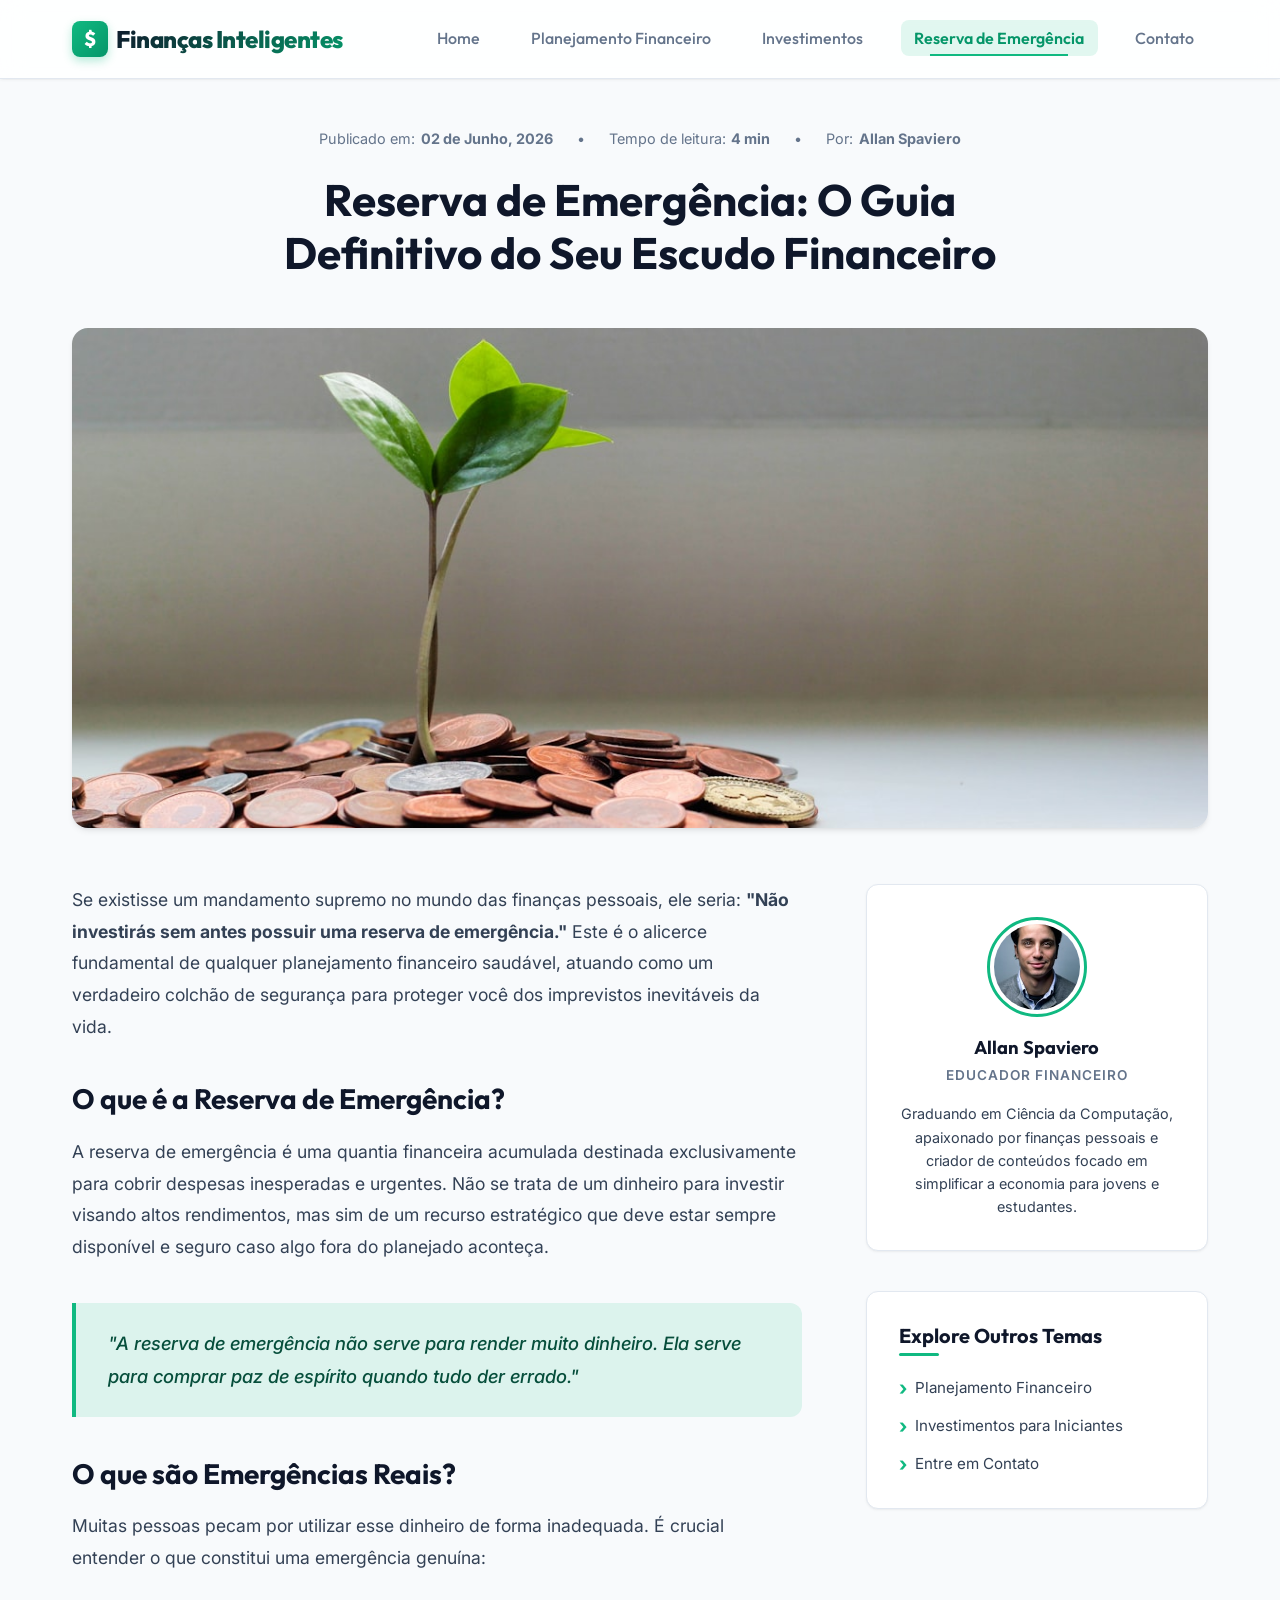
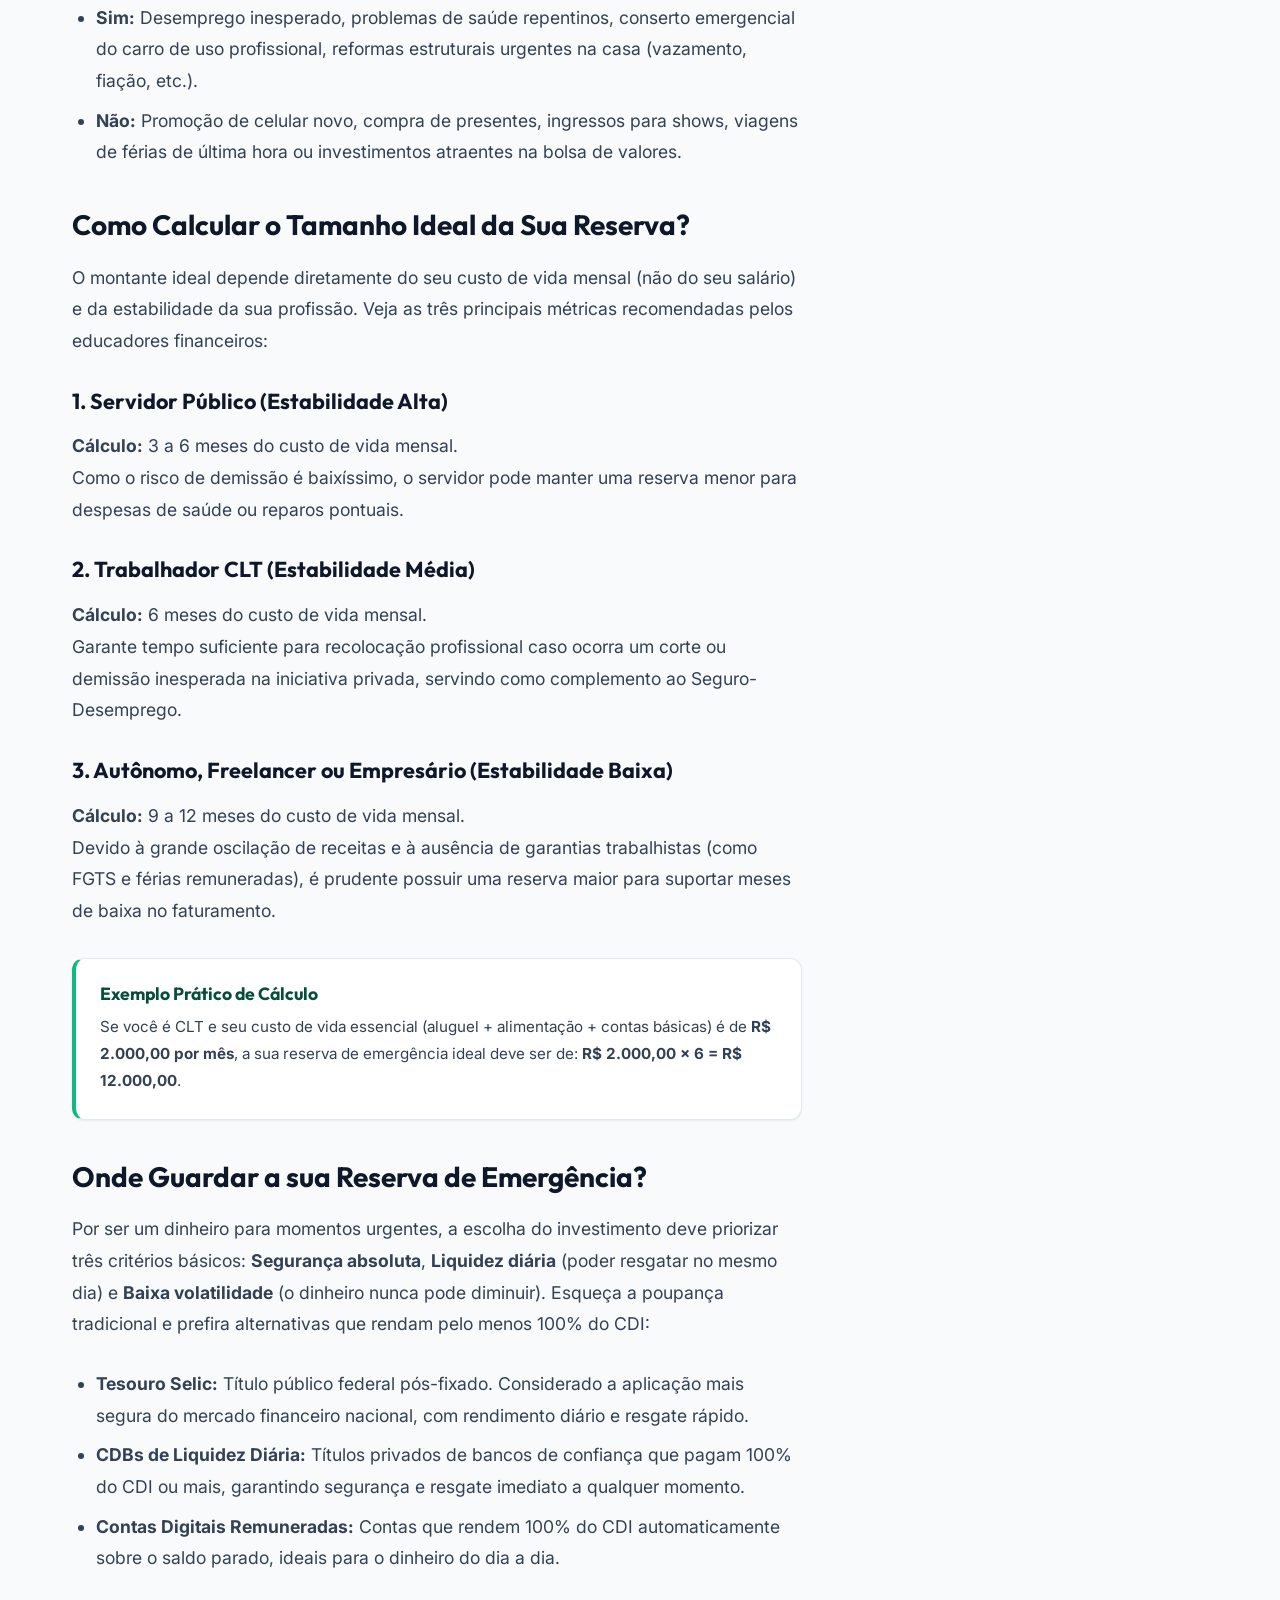
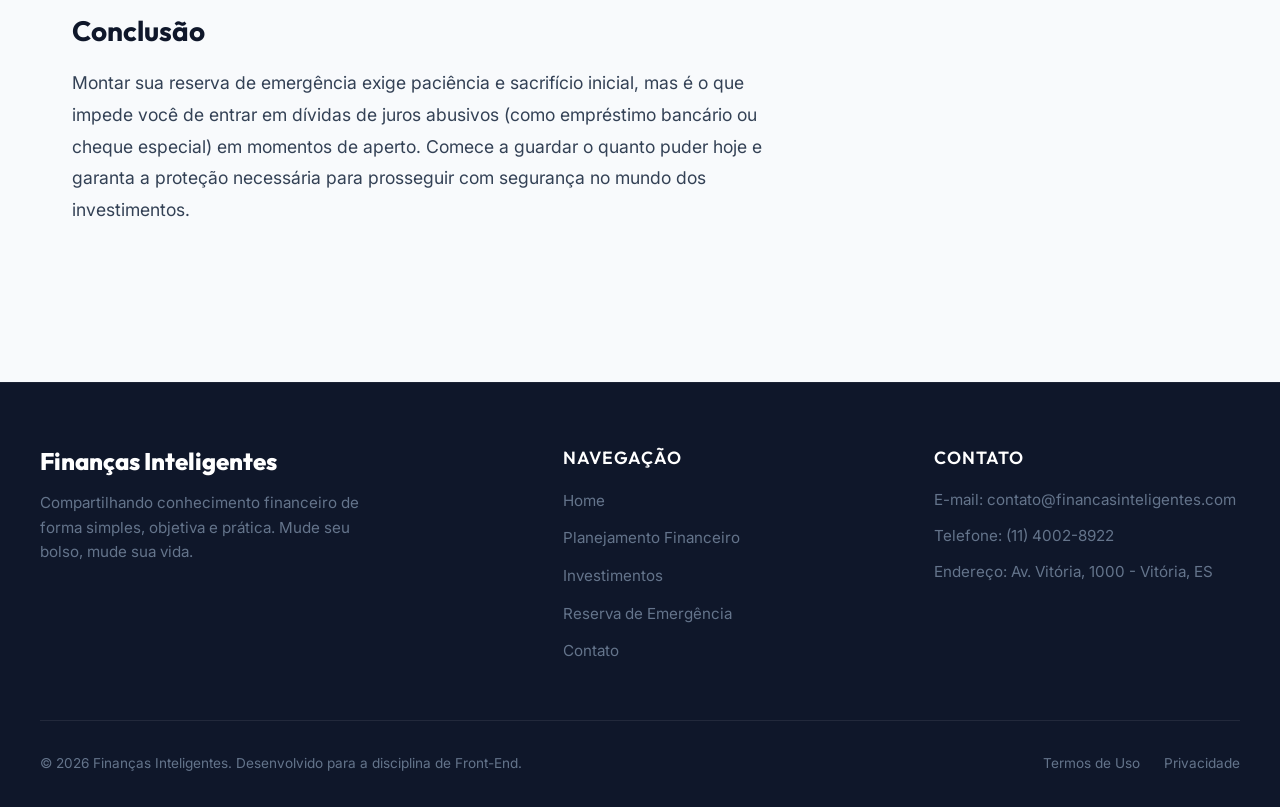
<file: reserva.html>
<!DOCTYPE html>
<html lang="pt-BR">
<head>
  <meta charset="UTF-8">
  <meta name="viewport" content="width=device-width, initial-scale=1.0">
  <meta name="description" content="Tudo o que você precisa saber sobre Reserva de Emergência. Aprenda a calcular, por que ela é indispensável e onde investir para garantir sua paz de espírito.">
  <title>Reserva de Emergência: O Seu Escudo Financeiro | Finanças Inteligentes</title>
  
  <!-- CSS Stylesheet -->
  <link rel="stylesheet" href="css/styles.css">
</head>
<body>

  <!-- Header & Navigation -->
  <header class="site-header">
    <div class="header-container">
      <div class="logo-wrapper">
        <a href="index.html" id="nav-logo">
          <span class="logo-icon">$</span>
          <span class="logo-text">Finanças Inteligentes</span>
        </a>
      </div>
      
      <!-- Mobile Toggle Button -->
      <button class="mobile-nav-toggle" aria-label="Abrir menu de navegação" id="menu-toggle">
        <span class="hamburger-bar"></span>
        <span class="hamburger-bar"></span>
        <span class="hamburger-bar"></span>
      </button>

      <!-- Main Navigation Menu -->
      <nav class="main-nav" id="main-navigation">
        <ul class="nav-list">
          <li><a href="index.html" class="nav-link" id="link-home">Home</a></li>
          <li><a href="planejamento.html" class="nav-link" id="link-planejamento">Planejamento Financeiro</a></li>
          <li><a href="investimentos.html" class="nav-link" id="link-investimentos">Investimentos</a></li>
          <li><a href="reserva.html" class="nav-link active" id="link-reserva">Reserva de Emergência</a></li>
          <li><a href="contato.html" class="nav-link" id="link-contato">Contato</a></li>
        </ul>
      </nav>
    </div>
  </header>

  <!-- Main Content Area -->
  <main class="main-content">
    
    <!-- Article Header -->
    <header class="article-header">
      <div class="article-meta">
        <span>Publicado em: <strong>02 de Junho, 2026</strong></span>
        <span>&bull;</span>
        <span>Tempo de leitura: <strong>4 min</strong></span>
        <span>&bull;</span>
        <span>Por: <strong>Allan Spaviero</strong></span>
      </div>
      <h1 class="article-title">Reserva de Emergência: O Guia Definitivo do Seu Escudo Financeiro</h1>
    </header>

    <!-- Main Banner Image -->
    <img src="img/reserva.jpg" alt="Cofrinho dourado em formato de porquinho em cima de uma mesa de madeira" class="article-banner" id="banner-reserva">

    <!-- Article Layout with Sidebar -->
    <div class="article-layout">
      
      <!-- Left Column: Content -->
      <article class="article-body" id="article-content">
        <p>
          Se existisse um mandamento supremo no mundo das finanças pessoais, ele seria: <strong>"Não investirás sem antes possuir uma reserva de emergência."</strong> Este é o alicerce fundamental de qualquer planejamento financeiro saudável, atuando como um verdadeiro colchão de segurança para proteger você dos imprevistos inevitáveis da vida.
        </p>

        <h2>O que é a Reserva de Emergência?</h2>
        <p>
          A reserva de emergência é uma quantia financeira acumulada destinada exclusivamente para cobrir despesas inesperadas e urgentes. Não se trata de um dinheiro para investir visando altos rendimentos, mas sim de um recurso estratégico que deve estar sempre disponível e seguro caso algo fora do planejado aconteça.
        </p>

        <blockquote>
          <p>"A reserva de emergência não serve para render muito dinheiro. Ela serve para comprar paz de espírito quando tudo der errado."</p>
        </blockquote>

        <h2>O que são Emergências Reais?</h2>
        <p>
          Muitas pessoas pecam por utilizar esse dinheiro de forma inadequada. É crucial entender o que constitui uma emergência genuína:
        </p>
        <ul>
          <li><strong>Sim:</strong> Desemprego inesperado, problemas de saúde repentinos, conserto emergencial do carro de uso profissional, reformas estruturais urgentes na casa (vazamento, fiação, etc.).</li>
          <li><strong>Não:</strong> Promoção de celular novo, compra de presentes, ingressos para shows, viagens de férias de última hora ou investimentos atraentes na bolsa de valores.</li>
        </ul>

        <h2>Como Calcular o Tamanho Ideal da Sua Reserva?</h2>
        <p>
          O montante ideal depende diretamente do seu custo de vida mensal (não do seu salário) e da estabilidade da sua profissão. Veja as três principais métricas recomendadas pelos educadores financeiros:
        </p>

        <h3>1. Servidor Público (Estabilidade Alta)</h3>
        <p>
          <strong>Cálculo:</strong> 3 a 6 meses do custo de vida mensal.<br>
          Como o risco de demissão é baixíssimo, o servidor pode manter uma reserva menor para despesas de saúde ou reparos pontuais.
        </p>

        <h3>2. Trabalhador CLT (Estabilidade Média)</h3>
        <p>
          <strong>Cálculo:</strong> 6 meses do custo de vida mensal.<br>
          Garante tempo suficiente para recolocação profissional caso ocorra um corte ou demissão inesperada na iniciativa privada, servindo como complemento ao Seguro-Desemprego.
        </p>

        <h3>3. Autônomo, Freelancer ou Empresário (Estabilidade Baixa)</h3>
        <p>
          <strong>Cálculo:</strong> 9 a 12 meses do custo de vida mensal.<br>
          Devido à grande oscilação de receitas e à ausência de garantias trabalhistas (como FGTS e férias remuneradas), é prudente possuir uma reserva maior para suportar meses de baixa no faturamento.
        </p>

        <div class="info-box">
          <h4>Exemplo Prático de Cálculo</h4>
          <p>Se você é CLT e seu custo de vida essencial (aluguel + alimentação + contas básicas) é de <strong>R$ 2.000,00 por mês</strong>, a sua reserva de emergência ideal deve ser de: <strong>R$ 2.000,00 x 6 = R$ 12.000,00</strong>.</p>
        </div>

        <h2>Onde Guardar a sua Reserva de Emergência?</h2>
        <p>
          Por ser um dinheiro para momentos urgentes, a escolha do investimento deve priorizar três critérios básicos: <strong>Segurança absoluta</strong>, <strong>Liquidez diária</strong> (poder resgatar no mesmo dia) e <strong>Baixa volatilidade</strong> (o dinheiro nunca pode diminuir). Esqueça a poupança tradicional e prefira alternativas que rendam pelo menos 100% do CDI:
        </p>
        <ul>
          <li><strong>Tesouro Selic:</strong> Título público federal pós-fixado. Considerado a aplicação mais segura do mercado financeiro nacional, com rendimento diário e resgate rápido.</li>
          <li><strong>CDBs de Liquidez Diária:</strong> Títulos privados de bancos de confiança que pagam 100% do CDI ou mais, garantindo segurança e resgate imediato a qualquer momento.</li>
          <li><strong>Contas Digitais Remuneradas:</strong> Contas que rendem 100% do CDI automaticamente sobre o saldo parado, ideais para o dinheiro do dia a dia.</li>
        </ul>

        <h2>Conclusão</h2>
        <p>
          Montar sua reserva de emergência exige paciência e sacrifício inicial, mas é o que impede você de entrar em dívidas de juros abusivos (como empréstimo bancário ou cheque especial) em momentos de aperto. Comece a guardar o quanto puder hoje e garanta a proteção necessária para prosseguir com segurança no mundo dos investimentos.
        </p>
      </article>

      <!-- Right Column: Sidebar -->
      <aside class="sidebar">
        
        <!-- Author Widget -->
        <section class="sidebar-widget about-author-widget" id="author-widget">
          <img src="img/avatar.jpg" alt="Avatar do Autor Allan Spaviero" class="author-avatar">
          <h3 class="author-name">Allan Spaviero</h3>
          <p class="author-title">Educador Financeiro</p>
          <p class="author-bio">
            Graduando em Ciência da Computação, apaixonado por finanças pessoais e criador de conteúdos focado em simplificar a economia para jovens e estudantes.
          </p>
        </section>

        <!-- Navigation Widget -->
        <section class="sidebar-widget" id="links-widget">
          <h3 class="widget-title">Explore Outros Temas</h3>
          <ul class="widget-links-list">
            <li class="widget-link-item"><a href="planejamento.html">Planejamento Financeiro</a></li>
            <li class="widget-link-item"><a href="investimentos.html">Investimentos para Iniciantes</a></li>
            <li class="widget-link-item"><a href="contato.html">Entre em Contato</a></li>
          </ul>
        </section>

      </aside>

    </div>

  </main>

  <!-- Global Footer -->
  <footer class="site-footer">
    <div class="footer-container">
      <div class="footer-brand">
        <h3>Finanças Inteligentes</h3>
        <p>Compartilhando conhecimento financeiro de forma simples, objetiva e prática. Mude seu bolso, mude sua vida.</p>
      </div>
      <div class="footer-nav-col">
        <h4>Navegação</h4>
        <ul class="footer-links-list">
          <li><a href="index.html">Home</a></li>
          <li><a href="planejamento.html">Planejamento Financeiro</a></li>
          <li><a href="investimentos.html">Investimentos</a></li>
          <li><a href="reserva.html">Reserva de Emergência</a></li>
          <li><a href="contato.html">Contato</a></li>
        </ul>
      </div>
      <div class="footer-contact-col">
        <h4>Contato</h4>
        <div class="footer-contact-info">
          <p>E-mail: contato@financasinteligentes.com</p>
          <p>Telefone: (11) 4002-8922</p>
          <p>Endereço: Av. Vitória, 1000 - Vitória, ES</p>
        </div>
      </div>
    </div>
    <div class="footer-bottom">
      <p>&copy; 2026 Finanças Inteligentes. Desenvolvido para a disciplina de Front-End.</p>
      <div class="footer-bottom-links">
        <a href="#">Termos de Uso</a>
        <a href="#">Privacidade</a>
      </div>
    </div>
  </footer>

  <!-- JavaScript File -->
  <script src="js/main.js"></script>
</body>
</html>
</file>
<file: css/styles.css>
/* Google Fonts Import */
@import url('https://fonts.googleapis.com/css2?family=Inter:wght@300;400;500;600;700&family=Outfit:wght@400;500;600;700;800&display=swap');

/* Design Tokens / CSS Variables */
:root {
  --primary: #10b981;
  --primary-hover: #059669;
  --primary-dark: #064e3b;
  --primary-light: #d1fae5;
  --primary-glow: rgba(16, 185, 129, 0.12);
  
  --bg-main: #f8fafc;
  --bg-card: #ffffff;
  --bg-footer: #0f172a;
  
  --text-title: #0f172a;
  --text-body: #334155;
  --text-muted: #64748b;
  --text-light: #f8fafc;
  
  --border-color: #e2e8f0;
  --border-hover: #cbd5e1;
  
  --font-title: 'Outfit', -apple-system, BlinkMacSystemFont, "Segoe UI", Roboto, sans-serif;
  --font-body: 'Inter', -apple-system, BlinkMacSystemFont, "Segoe UI", Roboto, sans-serif;
  
  --transition-smooth: all 0.3s cubic-bezier(0.4, 0, 0.2, 1);
  --transition-fast: all 0.15s ease;
  
  --shadow-sm: 0 1px 3px 0 rgba(0, 0, 0, 0.05), 0 1px 2px -1px rgba(0, 0, 0, 0.05);
  --shadow-md: 0 4px 6px -1px rgba(0, 0, 0, 0.08), 0 2px 4px -2px rgba(0, 0, 0, 0.08);
  --shadow-lg: 0 10px 15px -3px rgba(0, 0, 0, 0.08), 0 4px 6px -4px rgba(0, 0, 0, 0.08);
  --shadow-xl: 0 20px 25px -5px rgba(0, 0, 0, 0.08), 0 8px 10px -6px rgba(0, 0, 0, 0.08);
  
  --radius-sm: 8px;
  --radius-md: 12px;
  --radius-lg: 16px;
  --radius-xl: 24px;
  
  --max-width: 1200px;
}

/* Reset & Base Styles */
* {
  margin: 0;
  padding: 0;
  box-sizing: border-box;
}

html {
  scroll-behavior: smooth;
  height: 100%;
}

body {
  font-family: var(--font-body);
  background-color: var(--bg-main);
  color: var(--text-body);
  line-height: 1.6;
  min-height: 100%;
  display: flex;
  flex-direction: column;
  -webkit-font-smoothing: antialiased;
}

a {
  color: inherit;
  text-decoration: none;
  transition: var(--transition-fast);
}

img {
  max-width: 100%;
  height: auto;
  display: block;
}

h1, h2, h3, h4, h5, h6 {
  font-family: var(--font-title);
  color: var(--text-title);
  font-weight: 700;
  line-height: 1.2;
}

/* Header & Global Navigation */
.site-header {
  background-color: rgba(255, 255, 255, 0.85);
  backdrop-filter: blur(12px);
  -webkit-backdrop-filter: blur(12px);
  border-bottom: 1px solid var(--border-color);
  position: sticky;
  top: 0;
  z-index: 100;
  box-shadow: var(--shadow-sm);
}

.header-container {
  max-width: var(--max-width);
  margin: 0 auto;
  padding: 1.25rem 2rem;
  display: flex;
  justify-content: space-between;
  align-items: center;
}

.logo-wrapper a {
  display: flex;
  align-items: center;
  gap: 0.5rem;
}

.logo-icon {
  background: linear-gradient(135deg, var(--primary), var(--primary-hover));
  color: white;
  width: 2.25rem;
  height: 2.25rem;
  border-radius: var(--radius-sm);
  display: flex;
  align-items: center;
  justify-content: center;
  font-weight: 800;
  font-size: 1.25rem;
  font-family: var(--font-title);
  box-shadow: 0 4px 10px rgba(16, 185, 129, 0.3);
}

.logo-text {
  font-family: var(--font-title);
  font-size: 1.5rem;
  font-weight: 800;
  letter-spacing: -0.5px;
  background: linear-gradient(135deg, var(--text-title), var(--primary-hover));
  -webkit-background-clip: text;
  -webkit-text-fill-color: transparent;
}

.main-nav {
  display: flex;
  align-items: center;
}

.nav-list {
  display: flex;
  list-style: none;
  gap: 1.5rem;
  align-items: center;
}

.nav-link {
  font-family: var(--font-title);
  font-weight: 500;
  font-size: 1rem;
  color: var(--text-muted);
  padding: 0.5rem 0.85rem;
  border-radius: var(--radius-sm);
  position: relative;
  transition: var(--transition-smooth);
}

.nav-link::after {
  content: '';
  position: absolute;
  bottom: 0;
  left: 50%;
  transform: translateX(-50%);
  width: 0;
  height: 2px;
  background-color: var(--primary);
  transition: var(--transition-smooth);
}

.nav-link:hover {
  color: var(--primary-hover);
  background-color: var(--primary-glow);
}

.nav-link:hover::after {
  width: 70%;
}

.nav-link.active {
  color: var(--primary-hover);
  background-color: var(--primary-glow);
  font-weight: 600;
}

.nav-link.active::after {
  width: 70%;
}

/* Mobile Navigation Toggle Button */
.mobile-nav-toggle {
  display: none;
  background: none;
  border: none;
  cursor: pointer;
  padding: 0.5rem;
  z-index: 110;
}

.mobile-nav-toggle .hamburger-bar {
  display: block;
  width: 24px;
  height: 2px;
  margin: 5px auto;
  background-color: var(--text-title);
  transition: var(--transition-smooth);
}

/* Main Layout Structure */
.main-content {
  flex: 1;
  max-width: var(--max-width);
  width: 100%;
  margin: 0 auto;
  padding: 3rem 2rem;
}

/* Hero Section (Home) */
.hero-section {
  display: grid;
  grid-template-columns: 1.2fr 1fr;
  gap: 3rem;
  align-items: center;
  margin-bottom: 5rem;
  padding: 2.5rem;
  background: linear-gradient(135deg, #ffffff, #f1f5f9);
  border: 1px solid var(--border-color);
  border-radius: var(--radius-lg);
  box-shadow: var(--shadow-md);
  position: relative;
  overflow: hidden;
}

.hero-section::before {
  content: '';
  position: absolute;
  width: 300px;
  height: 300px;
  background: radial-gradient(circle, var(--primary-glow) 0%, transparent 70%);
  top: -150px;
  right: -150px;
  border-radius: 50%;
  pointer-events: none;
}

.hero-text-content h1 {
  font-size: 3rem;
  line-height: 1.15;
  margin-bottom: 1.5rem;
  background: linear-gradient(135deg, var(--text-title), var(--primary-dark));
  -webkit-background-clip: text;
  -webkit-text-fill-color: transparent;
  letter-spacing: -1px;
}

.hero-text-content p {
  font-size: 1.125rem;
  color: var(--text-body);
  margin-bottom: 2rem;
  max-width: 540px;
}

.hero-cta-btn {
  display: inline-flex;
  align-items: center;
  justify-content: center;
  background-color: var(--primary);
  color: white;
  padding: 0.85rem 1.75rem;
  border-radius: var(--radius-md);
  font-family: var(--font-title);
  font-weight: 600;
  font-size: 1.05rem;
  box-shadow: 0 4px 12px rgba(16, 185, 129, 0.25);
  transition: var(--transition-smooth);
}

.hero-cta-btn:hover {
  background-color: var(--primary-hover);
  transform: translateY(-2px);
  box-shadow: 0 6px 16px rgba(16, 185, 129, 0.35);
}

.hero-image-container {
  position: relative;
  border-radius: var(--radius-md);
  overflow: hidden;
  box-shadow: var(--shadow-lg);
}

.hero-image-container img {
  width: 100%;
  height: auto;
  object-fit: cover;
  transition: var(--transition-smooth);
}

.hero-image-container:hover img {
  transform: scale(1.03);
}

/* Featured Section Title */
.section-title-container {
  display: flex;
  flex-direction: column;
  align-items: center;
  margin-bottom: 3.5rem;
  text-align: center;
}

.section-tag {
  font-size: 0.85rem;
  text-transform: uppercase;
  letter-spacing: 2px;
  color: var(--primary-hover);
  font-weight: 700;
  margin-bottom: 0.5rem;
}

.section-title {
  font-size: 2.25rem;
  position: relative;
  padding-bottom: 1rem;
}

.section-title::after {
  content: '';
  position: absolute;
  bottom: 0;
  left: 50%;
  transform: translateX(-50%);
  width: 60px;
  height: 4px;
  background-color: var(--primary);
  border-radius: 2px;
}

/* Featured Grid (Cards) */
.featured-grid {
  display: grid;
  grid-template-columns: repeat(3, 1fr);
  gap: 2.5rem;
}

.featured-card {
  background-color: var(--bg-card);
  border: 1px solid var(--border-color);
  border-radius: var(--radius-md);
  overflow: hidden;
  box-shadow: var(--shadow-sm);
  display: flex;
  flex-direction: column;
  transition: var(--transition-smooth);
}

.featured-card:hover {
  transform: translateY(-8px);
  box-shadow: var(--shadow-xl);
  border-color: var(--border-hover);
}

.card-image-link {
  display: block;
  width: 100%;
  height: 220px;
  overflow: hidden;
  position: relative;
}

.card-image-link::after {
  content: 'Ler Artigo \2192';
  position: absolute;
  inset: 0;
  background-color: rgba(6, 78, 59, 0.7);
  color: white;
  display: flex;
  align-items: center;
  justify-content: center;
  font-family: var(--font-title);
  font-weight: 600;
  font-size: 1.1rem;
  opacity: 0;
  transition: var(--transition-smooth);
}

.card-image-link img {
  width: 100%;
  height: 100%;
  object-fit: cover;
  transition: var(--transition-smooth);
}

.card-image-link:hover img {
  transform: scale(1.08);
}

.card-image-link:hover::after {
  opacity: 1;
}

.card-content-area {
  padding: 1.75rem;
  display: flex;
  flex-direction: column;
  flex-grow: 1;
}

.card-tag {
  align-self: flex-start;
  font-size: 0.75rem;
  text-transform: uppercase;
  font-weight: 700;
  background-color: var(--primary-light);
  color: var(--primary-hover);
  padding: 0.25rem 0.65rem;
  border-radius: var(--radius-sm);
  margin-bottom: 1rem;
}

.card-title {
  font-size: 1.35rem;
  margin-bottom: 0.75rem;
  transition: var(--transition-fast);
}

.card-title a:hover {
  color: var(--primary-hover);
}

.card-description {
  color: var(--text-muted);
  font-size: 0.95rem;
  margin-bottom: 1.5rem;
  flex-grow: 1;
  display: -webkit-box;
  -webkit-line-clamp: 3;
  -webkit-box-orient: vertical;
  overflow: hidden;
}

.card-read-more {
  display: flex;
  align-items: center;
  gap: 0.35rem;
  font-family: var(--font-title);
  font-weight: 600;
  font-size: 0.95rem;
  color: var(--primary-hover);
  transition: var(--transition-fast);
}

.card-read-more:hover {
  gap: 0.6rem;
  color: var(--primary-dark);
}

/* Article Template (planejamento, investimentos, reserva) */
.article-header {
  margin-bottom: 3rem;
  text-align: center;
  max-width: 800px;
  margin-left: auto;
  margin-right: auto;
}

.article-meta {
  display: flex;
  justify-content: center;
  gap: 1.5rem;
  color: var(--text-muted);
  font-size: 0.9rem;
  margin-bottom: 1.5rem;
}

.article-meta span {
  display: flex;
  align-items: center;
  gap: 0.35rem;
}

.article-title {
  font-size: 2.75rem;
  margin-bottom: 1.5rem;
  line-height: 1.2;
}

.article-banner {
  width: 100%;
  max-height: 500px;
  object-fit: cover;
  border-radius: var(--radius-lg);
  box-shadow: var(--shadow-md);
  margin-bottom: 3.5rem;
}

.article-layout {
  display: grid;
  grid-template-columns: 3.2fr 1.5fr;
  gap: 4rem;
}

.article-body {
  font-size: 1.1rem;
  color: var(--text-body);
  line-height: 1.8;
}

.article-body p {
  margin-bottom: 1.75rem;
}

.article-body h2 {
  font-size: 1.75rem;
  margin: 2.5rem 0 1.25rem;
}

.article-body h3 {
  font-size: 1.35rem;
  margin: 2rem 0 1rem;
}

.article-body ul, .article-body ol {
  margin-bottom: 2rem;
  padding-left: 1.5rem;
}

.article-body li {
  margin-bottom: 0.5rem;
}

.article-body blockquote {
  border-left: 4px solid var(--primary);
  background-color: var(--primary-glow);
  padding: 1.5rem 2rem;
  border-radius: 0 var(--radius-md) var(--radius-md) 0;
  font-style: italic;
  font-weight: 500;
  font-size: 1.15rem;
  margin: 2.5rem 0;
  color: var(--primary-dark);
}

.article-body blockquote p {
  margin-bottom: 0;
}

/* Info Box / Highlight Card */
.info-box {
  background-color: white;
  border: 1px solid var(--border-color);
  border-left: 4px solid var(--primary);
  border-radius: var(--radius-md);
  padding: 1.5rem;
  margin: 2rem 0;
  box-shadow: var(--shadow-sm);
}

.info-box h4 {
  color: var(--primary-dark);
  font-size: 1.1rem;
  margin-bottom: 0.5rem;
}

.info-box p {
  margin-bottom: 0;
  font-size: 0.95rem;
}

/* Sidebar / Aside */
.sidebar {
  display: flex;
  flex-direction: column;
  gap: 2.5rem;
}

.sidebar-widget {
  background-color: white;
  border: 1px solid var(--border-color);
  border-radius: var(--radius-md);
  padding: 2rem;
  box-shadow: var(--shadow-sm);
}

.widget-title {
  font-size: 1.25rem;
  margin-bottom: 1.25rem;
  position: relative;
  padding-bottom: 0.5rem;
}

.widget-title::after {
  content: '';
  position: absolute;
  bottom: 0;
  left: 0;
  width: 40px;
  height: 3px;
  background-color: var(--primary);
  border-radius: 1.5px;
}

.about-author-widget {
  text-align: center;
}

.author-avatar {
  width: 100px;
  height: 100px;
  border-radius: 50%;
  margin: 0 auto 1.25rem;
  border: 3px solid var(--primary);
  padding: 4px;
  object-fit: cover;
}

.author-name {
  font-size: 1.15rem;
  margin-bottom: 0.35rem;
}

.author-title {
  font-size: 0.85rem;
  color: var(--text-muted);
  text-transform: uppercase;
  font-weight: 600;
  margin-bottom: 1rem;
  letter-spacing: 1px;
}

.author-bio {
  font-size: 0.9rem;
  color: var(--text-body);
  line-height: 1.6;
}

/* Quick links widget list */
.widget-links-list {
  list-style: none;
  display: flex;
  flex-direction: column;
  gap: 0.85rem;
}

.widget-link-item a {
  display: flex;
  align-items: center;
  gap: 0.5rem;
  font-size: 0.95rem;
  color: var(--text-body);
  transition: var(--transition-fast);
}

.widget-link-item a:hover {
  color: var(--primary-hover);
  padding-left: 0.35rem;
}

.widget-link-item a::before {
  content: '\203A';
  font-size: 1.25rem;
  font-weight: bold;
  color: var(--primary);
  line-height: 1;
}

/* Contact Page Layout */
.contact-layout {
  display: grid;
  grid-template-columns: 1.2fr 1fr;
  gap: 4rem;
  align-items: start;
}

.contact-info-column {
  display: flex;
  flex-direction: column;
  gap: 2.5rem;
}

.contact-intro h2 {
  font-size: 2rem;
  margin-bottom: 1rem;
}

.contact-intro p {
  color: var(--text-muted);
  font-size: 1.05rem;
}

.contact-cards-container {
  display: flex;
  flex-direction: column;
  gap: 1.5rem;
}

.contact-detail-card {
  background-color: white;
  border: 1px solid var(--border-color);
  border-radius: var(--radius-md);
  padding: 1.5rem;
  display: flex;
  gap: 1.25rem;
  box-shadow: var(--shadow-sm);
  align-items: center;
}

.contact-card-icon {
  background-color: var(--primary-light);
  color: var(--primary-hover);
  width: 3rem;
  height: 3rem;
  border-radius: 50%;
  display: flex;
  align-items: center;
  justify-content: center;
  font-size: 1.25rem;
  font-weight: bold;
  flex-shrink: 0;
}

.contact-card-info h3 {
  font-size: 1.1rem;
  margin-bottom: 0.25rem;
}

.contact-card-info p {
  font-size: 0.95rem;
  color: var(--text-muted);
}

.contact-card-info a:hover {
  color: var(--primary-hover);
}

/* Social icons block */
.social-links-container {
  display: flex;
  gap: 1rem;
  margin-top: 1rem;
}

.social-circle-btn {
  width: 2.5rem;
  height: 2.5rem;
  border-radius: 50%;
  background-color: var(--border-color);
  color: var(--text-title);
  display: flex;
  align-items: center;
  justify-content: center;
  font-weight: bold;
  transition: var(--transition-smooth);
}

.social-circle-btn:hover {
  background-color: var(--primary);
  color: white;
  transform: translateY(-3px);
  box-shadow: 0 4px 10px rgba(16, 185, 129, 0.3);
}

/* Contact Form Styling */
.contact-form-card {
  background-color: white;
  border: 1px solid var(--border-color);
  border-radius: var(--radius-lg);
  padding: 3rem;
  box-shadow: var(--shadow-lg);
}

.contact-form-card h2 {
  font-size: 1.75rem;
  margin-bottom: 0.5rem;
}

.form-subtitle {
  color: var(--text-muted);
  font-size: 0.95rem;
  margin-bottom: 2rem;
}

.form-group {
  margin-bottom: 1.5rem;
}

.form-label {
  display: block;
  font-weight: 600;
  font-size: 0.9rem;
  color: var(--text-title);
  margin-bottom: 0.5rem;
  font-family: var(--font-title);
}

.form-input, .form-textarea {
  width: 100%;
  background-color: var(--bg-main);
  border: 1px solid var(--border-color);
  border-radius: var(--radius-sm);
  padding: 0.75rem 1rem;
  font-family: var(--font-body);
  font-size: 0.95rem;
  color: var(--text-body);
  transition: var(--transition-smooth);
}

.form-input:focus, .form-textarea:focus {
  outline: none;
  background-color: white;
  border-color: var(--primary);
  box-shadow: 0 0 0 4px var(--primary-glow);
}

.form-textarea {
  resize: vertical;
  min-height: 140px;
}

.form-submit-btn {
  width: 100%;
  background-color: var(--primary);
  color: white;
  border: none;
  border-radius: var(--radius-md);
  padding: 0.9rem;
  font-family: var(--font-title);
  font-weight: 700;
  font-size: 1rem;
  cursor: pointer;
  box-shadow: 0 4px 10px rgba(16, 185, 129, 0.2);
  transition: var(--transition-smooth);
  display: flex;
  justify-content: center;
  align-items: center;
  gap: 0.5rem;
}

.form-submit-btn:hover {
  background-color: var(--primary-hover);
  transform: translateY(-1px);
  box-shadow: 0 6px 14px rgba(16, 185, 129, 0.35);
}

.form-submit-btn:active {
  transform: translateY(0);
}

/* Success notification message */
.form-feedback {
  background-color: #d1fae5;
  color: #065f46;
  padding: 1rem;
  border-radius: var(--radius-sm);
  margin-bottom: 1.5rem;
  font-size: 0.95rem;
  font-weight: 500;
  display: flex;
  align-items: center;
  gap: 0.5rem;
  border: 1px solid #a7f3d0;
  animation: fadeIn 0.4s ease forwards;
}

@keyframes fadeIn {
  from { opacity: 0; transform: translateY(-10px); }
  to { opacity: 1; transform: translateY(0); }
}

/* Footer Section */
.site-footer {
  background-color: var(--bg-footer);
  color: var(--text-light);
  padding: 4rem 2rem 2rem;
  margin-top: 5rem;
  border-top: 1px solid rgba(255, 255, 255, 0.05);
}

.footer-container {
  max-width: var(--max-width);
  margin: 0 auto;
  display: grid;
  grid-template-columns: 1.5fr 1fr 1fr;
  gap: 4rem;
  margin-bottom: 3.5rem;
}

.footer-brand h3 {
  color: white;
  font-size: 1.5rem;
  margin-bottom: 1rem;
  font-weight: 800;
}

.footer-brand p {
  color: var(--text-muted);
  font-size: 0.95rem;
  line-height: 1.6;
  max-width: 320px;
}

.footer-nav-col h4, .footer-contact-col h4 {
  color: white;
  font-size: 1.1rem;
  margin-bottom: 1.25rem;
  text-transform: uppercase;
  font-weight: 600;
  letter-spacing: 1px;
}

.footer-links-list {
  list-style: none;
  display: flex;
  flex-direction: column;
  gap: 0.75rem;
}

.footer-links-list a {
  color: var(--text-muted);
  font-size: 0.95rem;
  transition: var(--transition-fast);
}

.footer-links-list a:hover {
  color: var(--primary);
  padding-left: 0.25rem;
}

.footer-contact-info {
  display: flex;
  flex-direction: column;
  gap: 0.75rem;
  color: var(--text-muted);
  font-size: 0.95rem;
}

.footer-contact-info a:hover {
  color: var(--primary);
}

.footer-bottom {
  max-width: var(--max-width);
  margin: 0 auto;
  padding-top: 2rem;
  border-top: 1px solid rgba(255, 255, 255, 0.08);
  display: flex;
  justify-content: space-between;
  align-items: center;
  font-size: 0.85rem;
  color: var(--text-muted);
}

.footer-bottom-links {
  display: flex;
  gap: 1.5rem;
}

.footer-bottom-links a:hover {
  color: white;
}

/* Responsiveness (Media Queries) */
@media (max-width: 1024px) {
  .hero-section {
    grid-template-columns: 1fr;
    gap: 2.5rem;
    padding: 2rem;
  }
  
  .hero-text-content {
    text-align: center;
  }
  
  .hero-text-content h1 {
    font-size: 2.5rem;
  }
  
  .hero-text-content p {
    margin-left: auto;
    margin-right: auto;
  }
  
  .hero-cta-btn {
    width: 100%;
    max-width: 280px;
  }
  
  .hero-image-container {
    max-width: 500px;
    margin: 0 auto;
  }

  .featured-grid {
    grid-template-columns: repeat(2, 1fr);
    gap: 2rem;
  }
  
  .article-layout {
    grid-template-columns: 1fr;
    gap: 3rem;
  }
  
  .sidebar {
    display: grid;
    grid-template-columns: repeat(2, 1fr);
    gap: 2rem;
  }
  
  .contact-layout {
    grid-template-columns: 1fr;
    gap: 3rem;
  }
}

@media (max-width: 768px) {
  .header-container {
    padding: 1rem 1.5rem;
  }

  /* Hamburger Menu Activation */
  .mobile-nav-toggle {
    display: block;
  }
  
  .main-nav {
    position: absolute;
    top: 100%;
    left: 0;
    width: 100%;
    background-color: white;
    border-bottom: 1px solid var(--border-color);
    max-height: 0;
    overflow: hidden;
    transition: max-height 0.4s ease-in-out;
    box-shadow: var(--shadow-md);
  }
  
  .main-nav.open {
    max-height: 350px;
  }
  
  .nav-list {
    flex-direction: column;
    padding: 1.5rem 2rem;
    align-items: stretch;
    gap: 0.5rem;
  }
  
  .nav-link {
    display: block;
    padding: 0.85rem 1rem;
    border-bottom: 1px solid #f1f5f9;
  }
  
  .nav-link::after {
    display: none;
  }
  
  .nav-link.active {
    background-color: var(--primary-glow);
    border-left: 3px solid var(--primary);
    border-radius: 0 var(--radius-sm) var(--radius-sm) 0;
  }

  /* Hamburger Bars Animation when Open */
  .mobile-nav-toggle.open .hamburger-bar:nth-child(1) {
    transform: translateY(7px) rotate(45deg);
  }
  
  .mobile-nav-toggle.open .hamburger-bar:nth-child(2) {
    opacity: 0;
  }
  
  .mobile-nav-toggle.open .hamburger-bar:nth-child(3) {
    transform: translateY(-7px) rotate(-45deg);
  }

  .main-content {
    padding: 2rem 1.5rem;
  }

  .featured-grid {
    grid-template-columns: 1fr;
    gap: 2rem;
  }
  
  .sidebar {
    grid-template-columns: 1fr;
  }

  .footer-container {
    grid-template-columns: 1fr;
    gap: 2.5rem;
  }
  
  .footer-brand p {
    max-width: 100%;
  }

  .footer-bottom {
    flex-direction: column;
    gap: 1.5rem;
    text-align: center;
  }
  
  .contact-form-card {
    padding: 2rem 1.5rem;
  }
}
</file>
